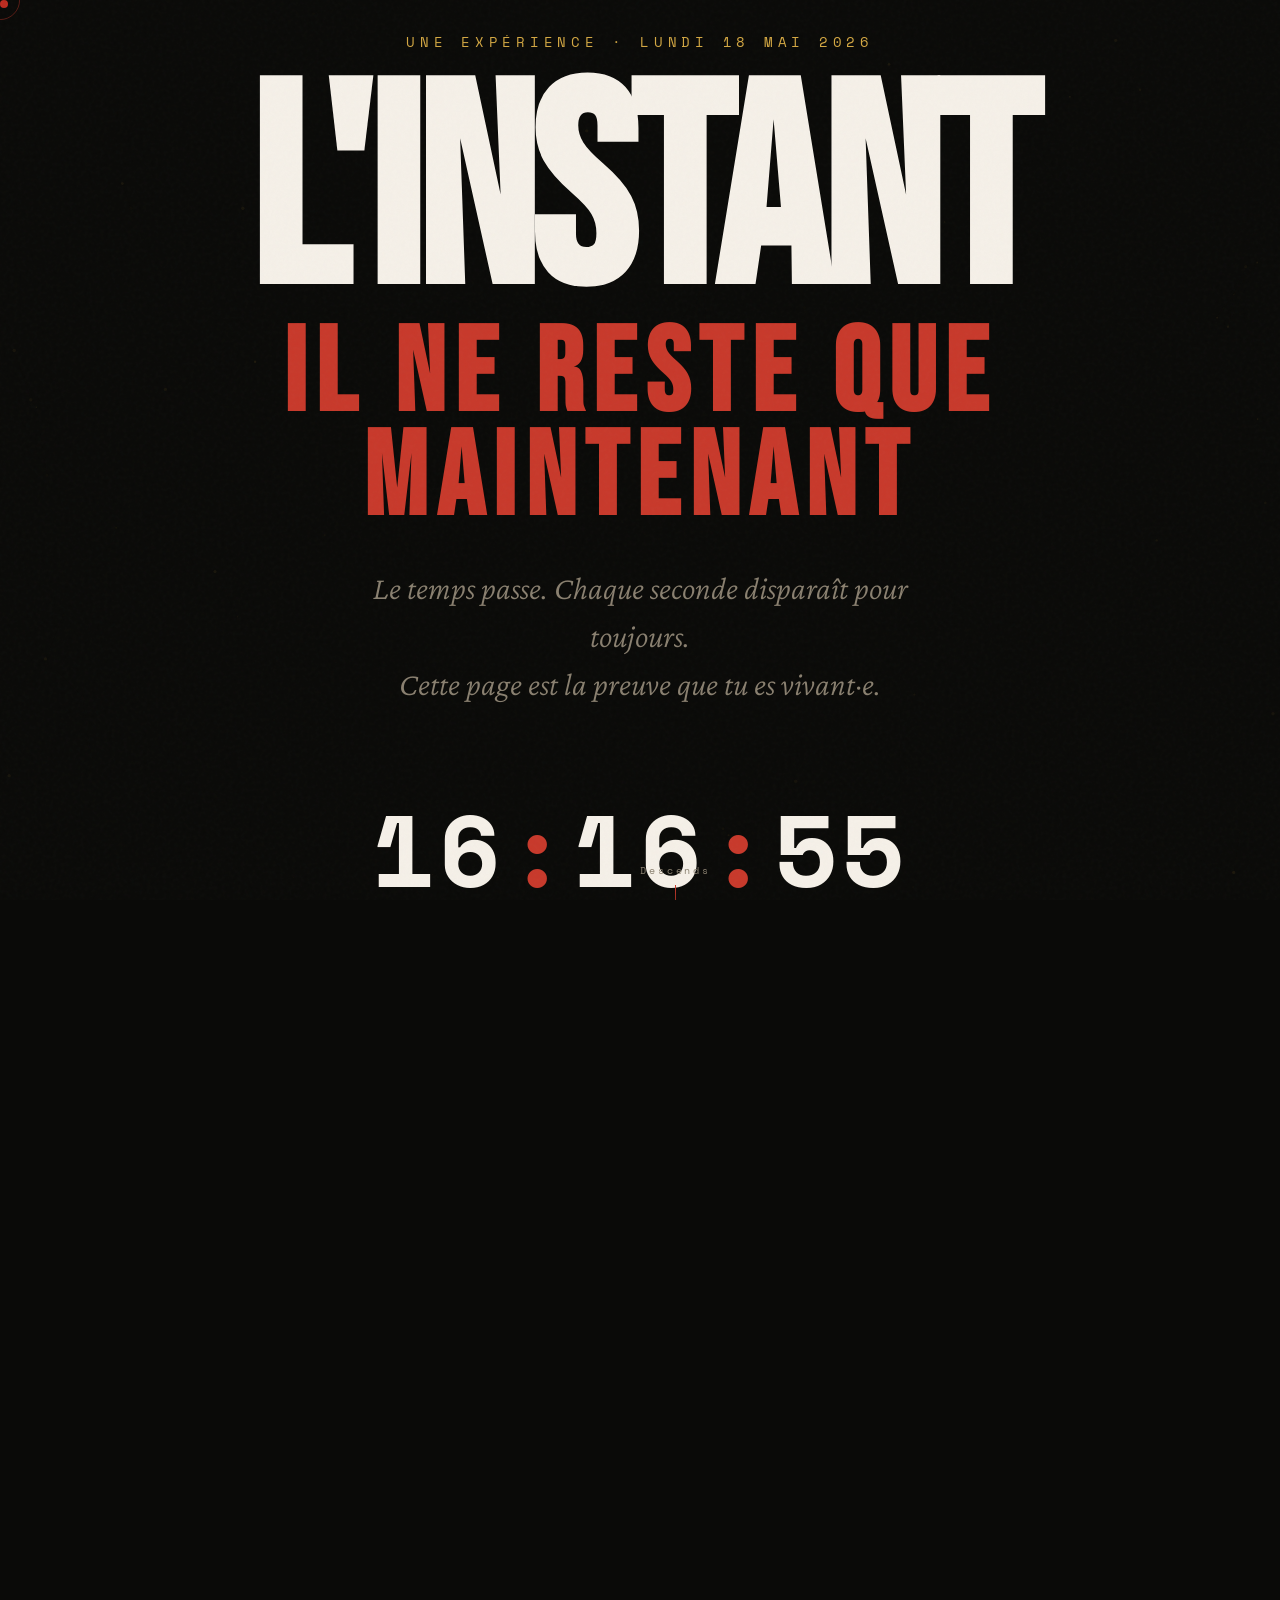
<file: index.html>
<!DOCTYPE html>
<html lang="fr">
<head>
<meta charset="UTF-8">
<meta name="viewport" content="width=device-width, initial-scale=1.0">
<title>L'INSTANT — Il ne reste que maintenant</title>
<meta name="description" content="Une expérience visuelle unique. Chaque seconde compte. Rejoins des milliers de personnes qui vivent l'instant présent.">
<meta property="og:title" content="L'INSTANT — Il ne reste que maintenant">
<meta property="og:description" content="Tu n'as que ce moment. Qu'est-ce que tu vas en faire ?">
<meta property="og:type" content="website">

<link rel="preconnect" href="https://fonts.googleapis.com">
<link href="https://fonts.googleapis.com/css2?family=Bebas+Neue&family=Crimson+Pro:ital,wght@0,300;0,400;1,300&family=Space+Mono:wght@400;700&display=swap" rel="stylesheet">

<style>
  *, *::before, *::after { margin: 0; padding: 0; box-sizing: border-box; }

  :root {
    --ink: #0a0a08;
    --paper: #f5f0e8;
    --red: #c8392b;
    --gold: #d4a843;
    --muted: #8a8070;
  }

  html, body {
    width: 100%; height: 100%;
    background: var(--ink);
    color: var(--paper);
    font-family: 'Crimson Pro', serif;
    overflow-x: hidden;
    cursor: none;
  }

  /* CUSTOM CURSOR */
  .cursor {
    position: fixed; top: 0; left: 0;
    width: 8px; height: 8px;
    background: var(--red);
    border-radius: 50%;
    pointer-events: none;
    z-index: 9999;
    transition: transform 0.1s ease;
    mix-blend-mode: difference;
  }
  .cursor-ring {
    position: fixed; top: 0; left: 0;
    width: 40px; height: 40px;
    border: 1px solid rgba(200,57,43,0.4);
    border-radius: 50%;
    pointer-events: none;
    z-index: 9998;
    transition: all 0.15s ease;
    transform: translate(-16px, -16px);
  }

  /* NOISE OVERLAY */
  body::before {
    content: '';
    position: fixed; inset: 0;
    background-image: url("data:image/svg+xml,%3Csvg viewBox='0 0 256 256' xmlns='http://www.w3.org/2000/svg'%3E%3Cfilter id='noise'%3E%3CfeTurbulence type='fractalNoise' baseFrequency='0.9' numOctaves='4' stitchTiles='stitch'/%3E%3C/filter%3E%3Crect width='100%25' height='100%25' filter='url(%23noise)' opacity='0.04'/%3E%3C/svg%3E");
    pointer-events: none;
    z-index: 100;
    opacity: 0.6;
  }

  /* CANVAS BACKGROUND */
  #bg-canvas {
    position: fixed; inset: 0;
    z-index: 0;
    opacity: 0.15;
  }

  /* MAIN SECTIONS */
  section {
    position: relative;
    z-index: 1;
    min-height: 100vh;
    display: flex;
    align-items: center;
    justify-content: center;
  }

  /* ─── HERO ─── */
  #hero {
    flex-direction: column;
    text-align: center;
    padding: 2rem;
    overflow: hidden;
  }

  .hero-eyebrow {
    font-family: 'Space Mono', monospace;
    font-size: clamp(0.6rem, 1.2vw, 0.85rem);
    letter-spacing: 0.35em;
    color: var(--gold);
    text-transform: uppercase;
    opacity: 0;
    animation: fadeUp 1s ease 0.3s forwards;
    margin-bottom: 1.5rem;
  }

  .hero-title {
    font-family: 'Bebas Neue', sans-serif;
    font-size: clamp(6rem, 22vw, 22rem);
    line-height: 0.88;
    letter-spacing: -0.02em;
    color: var(--paper);
    opacity: 0;
    animation: fadeUp 1s ease 0.5s forwards;
    position: relative;
  }

  .hero-title span {
    display: block;
    color: var(--red);
    font-size: 0.42em;
    letter-spacing: 0.08em;
  }

  .hero-sub {
    font-family: 'Crimson Pro', serif;
    font-style: italic;
    font-weight: 300;
    font-size: clamp(1.2rem, 3vw, 2rem);
    color: var(--muted);
    margin-top: 2rem;
    max-width: 600px;
    line-height: 1.5;
    opacity: 0;
    animation: fadeUp 1s ease 0.8s forwards;
  }

  /* CLOCK */
  #clock-container {
    margin-top: 4rem;
    opacity: 0;
    animation: fadeUp 1s ease 1.1s forwards;
  }

  #clock {
    font-family: 'Space Mono', monospace;
    font-size: clamp(2rem, 8vw, 7rem);
    font-weight: 700;
    color: var(--paper);
    letter-spacing: 0.05em;
    position: relative;
  }

  #clock .colon {
    animation: blink 1s step-end infinite;
    color: var(--red);
  }

  #date-display {
    font-family: 'Space Mono', monospace;
    font-size: clamp(0.65rem, 1.3vw, 0.9rem);
    color: var(--muted);
    letter-spacing: 0.2em;
    margin-top: 0.5rem;
    text-transform: uppercase;
  }

  /* SCROLL CTA */
  .scroll-hint {
    position: absolute;
    bottom: 2.5rem;
    left: 50%;
    transform: translateX(-50%);
    display: flex;
    flex-direction: column;
    align-items: center;
    gap: 0.5rem;
    opacity: 0;
    animation: fadeUp 1s ease 2s forwards;
  }
  .scroll-hint span {
    font-family: 'Space Mono', monospace;
    font-size: 0.6rem;
    letter-spacing: 0.3em;
    color: var(--muted);
  }
  .scroll-arrow {
    width: 1px;
    height: 60px;
    background: linear-gradient(to bottom, var(--red), transparent);
    animation: scrollPulse 2s ease-in-out infinite;
  }

  /* ─── COUNTER ─── */
  #counter-section {
    flex-direction: column;
    text-align: center;
    padding: 4rem 2rem;
    background: var(--paper);
    color: var(--ink);
    position: relative;
    overflow: hidden;
  }

  #counter-section::before {
    content: 'MAINTENANT';
    position: absolute;
    font-family: 'Bebas Neue', sans-serif;
    font-size: 30vw;
    color: rgba(0,0,0,0.04);
    white-space: nowrap;
    top: 50%;
    left: 50%;
    transform: translate(-50%, -50%);
    pointer-events: none;
  }

  .section-label {
    font-family: 'Space Mono', monospace;
    font-size: 0.7rem;
    letter-spacing: 0.35em;
    text-transform: uppercase;
    color: var(--red);
    margin-bottom: 3rem;
  }

  .counter-grid {
    display: grid;
    grid-template-columns: repeat(auto-fit, minmax(200px, 1fr));
    gap: 3rem 5rem;
    max-width: 900px;
    margin: 0 auto 3rem;
  }

  .counter-item {
    display: flex;
    flex-direction: column;
    align-items: center;
    gap: 0.3rem;
  }

  .counter-num {
    font-family: 'Bebas Neue', sans-serif;
    font-size: clamp(3.5rem, 8vw, 6rem);
    line-height: 1;
    color: var(--ink);
    letter-spacing: -0.02em;
  }

  .counter-label {
    font-family: 'Crimson Pro', serif;
    font-style: italic;
    font-size: 1rem;
    color: var(--muted);
    letter-spacing: 0.05em;
  }

  /* PROGRESS BARS */
  .year-progress {
    max-width: 700px;
    margin: 0 auto;
    width: 100%;
  }

  .progress-label {
    display: flex;
    justify-content: space-between;
    align-items: baseline;
    margin-bottom: 0.7rem;
  }

  .progress-label span:first-child {
    font-family: 'Space Mono', monospace;
    font-size: 0.7rem;
    letter-spacing: 0.2em;
    color: var(--muted);
    text-transform: uppercase;
  }

  .progress-label span:last-child {
    font-family: 'Bebas Neue', sans-serif;
    font-size: 1.8rem;
    color: var(--red);
  }

  .progress-track {
    height: 3px;
    background: rgba(0,0,0,0.1);
    border-radius: 2px;
    overflow: hidden;
    margin-bottom: 2rem;
  }

  .progress-fill {
    height: 100%;
    background: var(--red);
    border-radius: 2px;
    transition: width 1.5s cubic-bezier(0.25, 1, 0.5, 1);
    width: 0;
  }

  /* ─── MANIFESTO ─── */
  #manifesto {
    flex-direction: column;
    padding: 8rem 2rem;
    max-width: 900px;
    margin: 0 auto;
  }

  .manifesto-lines {
    display: flex;
    flex-direction: column;
    gap: 0;
  }

  .manifesto-line {
    font-family: 'Bebas Neue', sans-serif;
    font-size: clamp(3rem, 9vw, 8rem);
    line-height: 0.95;
    letter-spacing: -0.01em;
    color: var(--paper);
    opacity: 0;
    transform: translateX(-30px);
    transition: all 0.8s cubic-bezier(0.25, 1, 0.5, 1);
    position: relative;
  }

  .manifesto-line.alt {
    color: transparent;
    -webkit-text-stroke: 1px var(--paper);
    text-align: right;
    transform: translateX(30px);
  }

  .manifesto-line.red { color: var(--red); -webkit-text-stroke: none; }

  .manifesto-line.visible {
    opacity: 1;
    transform: translateX(0);
  }

  /* ─── SHARE ─── */
  #share-section {
    flex-direction: column;
    text-align: center;
    padding: 6rem 2rem 8rem;
    gap: 3rem;
  }

  .share-title {
    font-family: 'Bebas Neue', sans-serif;
    font-size: clamp(2.5rem, 8vw, 6rem);
    line-height: 1;
    letter-spacing: 0.02em;
  }

  .share-sub {
    font-family: 'Crimson Pro', serif;
    font-style: italic;
    font-size: 1.3rem;
    color: var(--muted);
    max-width: 500px;
  }

  .share-buttons {
    display: flex;
    gap: 1rem;
    flex-wrap: wrap;
    justify-content: center;
  }

  .btn {
    font-family: 'Space Mono', monospace;
    font-size: 0.7rem;
    letter-spacing: 0.2em;
    text-transform: uppercase;
    padding: 1rem 2.5rem;
    border: none;
    cursor: none;
    transition: all 0.2s ease;
    text-decoration: none;
    display: inline-block;
  }

  .btn-primary {
    background: var(--red);
    color: var(--paper);
  }

  .btn-primary:hover {
    background: #a82d20;
    transform: translateY(-2px);
  }

  .btn-outline {
    background: transparent;
    color: var(--paper);
    border: 1px solid rgba(245,240,232,0.3);
  }

  .btn-outline:hover {
    border-color: var(--paper);
    transform: translateY(-2px);
  }

  /* VISITOR COUNT */
  #live-count {
    font-family: 'Space Mono', monospace;
    font-size: 0.7rem;
    letter-spacing: 0.2em;
    color: var(--muted);
    display: flex;
    align-items: center;
    gap: 0.6rem;
  }

  .live-dot {
    width: 6px; height: 6px;
    background: #4caf50;
    border-radius: 50%;
    animation: livePulse 2s ease infinite;
  }

  /* ─── FOOTER ─── */
  footer {
    position: relative;
    z-index: 1;
    padding: 2rem;
    text-align: center;
    border-top: 1px solid rgba(245,240,232,0.08);
  }

  footer p {
    font-family: 'Space Mono', monospace;
    font-size: 0.6rem;
    letter-spacing: 0.25em;
    color: var(--muted);
  }

  /* HORIZONTAL MARQUEE */
  .marquee-wrap {
    overflow: hidden;
    border-top: 1px solid rgba(245,240,232,0.1);
    border-bottom: 1px solid rgba(245,240,232,0.1);
    padding: 0.8rem 0;
    position: relative;
    z-index: 1;
  }

  .marquee-track {
    display: flex;
    width: max-content;
    animation: marquee 25s linear infinite;
    gap: 0;
  }

  .marquee-item {
    font-family: 'Bebas Neue', sans-serif;
    font-size: 1.1rem;
    letter-spacing: 0.15em;
    color: var(--muted);
    padding: 0 3rem;
    white-space: nowrap;
  }

  .marquee-item.red { color: var(--red); }

  /* ─── KEYFRAMES ─── */
  @keyframes fadeUp {
    from { opacity: 0; transform: translateY(30px); }
    to   { opacity: 1; transform: translateY(0); }
  }

  @keyframes blink {
    0%, 100% { opacity: 1; }
    50% { opacity: 0; }
  }

  @keyframes scrollPulse {
    0%, 100% { transform: scaleY(1); opacity: 1; }
    50% { transform: scaleY(0.5); opacity: 0.4; }
  }

  @keyframes marquee {
    from { transform: translateX(0); }
    to { transform: translateX(-50%); }
  }

  @keyframes livePulse {
    0%, 100% { box-shadow: 0 0 0 0 rgba(76,175,80,0.6); }
    50% { box-shadow: 0 0 0 6px rgba(76,175,80,0); }
  }

  /* SELECTION */
  ::selection { background: var(--red); color: var(--paper); }

  /* RESPONSIVE */
  @media (max-width: 600px) {
    .counter-grid { grid-template-columns: 1fr 1fr; gap: 2rem; }
  }
</style>
</head>
<body>

<div class="cursor" id="cursor"></div>
<div class="cursor-ring" id="cursor-ring"></div>

<canvas id="bg-canvas"></canvas>

<!-- ═══ HERO ═══ -->
<section id="hero">
  <p class="hero-eyebrow">Une expérience · Lundi 18 mai 2026</p>

  <h1 class="hero-title">
    L'INSTANT
    <span>Il ne reste que maintenant</span>
  </h1>

  <p class="hero-sub">
    Le temps passe. Chaque seconde disparaît pour toujours.<br>
    Cette page est la preuve que tu es vivant·e.
  </p>

  <div id="clock-container">
    <div id="clock">
      <span id="h">00</span><span class="colon">:</span><span id="m">00</span><span class="colon">:</span><span id="s">00</span>
    </div>
    <div id="date-display"></div>
  </div>

  <div class="scroll-hint">
    <span>Descends</span>
    <div class="scroll-arrow"></div>
  </div>
</section>

<!-- MARQUEE -->
<div class="marquee-wrap">
  <div class="marquee-track" id="marquee-track"></div>
</div>

<!-- ═══ COUNTER ═══ -->
<section id="counter-section">
  <p class="section-label">Depuis minuit aujourd'hui</p>

  <div class="counter-grid">
    <div class="counter-item">
      <div class="counter-num" id="cnt-seconds">0</div>
      <div class="counter-label">secondes écoulées</div>
    </div>
    <div class="counter-item">
      <div class="counter-num" id="cnt-breaths">0</div>
      <div class="counter-label">respirations prises</div>
    </div>
    <div class="counter-item">
      <div class="counter-num" id="cnt-heartbeats">0</div>
      <div class="counter-label">battements de cœur</div>
    </div>
    <div class="counter-item">
      <div class="counter-num" id="cnt-blinks">0</div>
      <div class="counter-label">clignements d'yeux</div>
    </div>
  </div>

  <div class="year-progress">
    <div class="progress-label">
      <span>Année 2026 écoulée</span>
      <span id="year-pct">0%</span>
    </div>
    <div class="progress-track">
      <div class="progress-fill" id="year-bar"></div>
    </div>

    <div class="progress-label">
      <span>Journée écoulée</span>
      <span id="day-pct">0%</span>
    </div>
    <div class="progress-track">
      <div class="progress-fill" id="day-bar"></div>
    </div>
  </div>
</section>

<!-- ═══ MANIFESTO ═══ -->
<section id="manifesto">
  <div class="manifesto-lines">
    <div class="manifesto-line">TU ES LÀ.</div>
    <div class="manifesto-line alt">MAINTENANT.</div>
    <div class="manifesto-line">PAS HIER.</div>
    <div class="manifesto-line alt">PAS DEMAIN.</div>
    <div class="manifesto-line red">ICI.</div>
    <div class="manifesto-line">RESPIRE.</div>
  </div>
</section>

<!-- ═══ SHARE ═══ -->
<section id="share-section">
  <p class="section-label">Partage l'instant</p>
  <h2 class="share-title">Envoie ça<br>à quelqu'un.</h2>
  <p class="hero-sub" style="opacity:1">
    Pas pour impressionner. Juste pour dire :<br>
    <em>hey, tu existes, c'est déjà fou.</em>
  </p>

  <div class="share-buttons">
    <a class="btn btn-primary" href="https://twitter.com/intent/tweet?text=Je+viens+de+trouver+ce+site+sur+le+temps+qui+passe+🕐+Fascinant+%F0%9F%94%A5&url=https://linstant.now" target="_blank" rel="noopener">
      Partager sur X
    </a>
    <a class="btn btn-outline" href="https://wa.me/?text=Regarde+ce+site+sur+l'instant+présent+→+https://linstant.now" target="_blank" rel="noopener">
      Envoyer sur WhatsApp
    </a>
    <button class="btn btn-outline" id="copy-btn" onclick="copyLink()">
      Copier le lien
    </button>
  </div>

  <div id="live-count">
    <div class="live-dot"></div>
    <span id="visitor-text">1 247 personnes vivent cet instant</span>
  </div>
</section>

<!-- FOOTER MARQUEE -->
<div class="marquee-wrap">
  <div class="marquee-track" id="marquee-track-2" style="animation-direction:reverse;"></div>
</div>

<footer>
  <p>L'INSTANT · Chaque milliseconde est unique · 2026</p>
</footer>

<script>
  // ─── CURSOR ───
  const cursor = document.getElementById('cursor');
  const ring   = document.getElementById('cursor-ring');
  let mx = 0, my = 0, rx = 0, ry = 0;

  document.addEventListener('mousemove', e => {
    mx = e.clientX; my = e.clientY;
    cursor.style.transform = `translate(${mx - 4}px, ${my - 4}px)`;
  });

  (function animRing() {
    rx += (mx - rx - 20) * 0.12;
    ry += (my - ry - 20) * 0.12;
    ring.style.transform = `translate(${rx}px, ${ry}px)`;
    requestAnimationFrame(animRing);
  })();

  document.querySelectorAll('a, button, .btn').forEach(el => {
    el.addEventListener('mouseenter', () => { cursor.style.transform += ' scale(2)'; ring.style.transform += ' scale(1.5)'; });
    el.addEventListener('mouseleave', () => {});
  });

  // ─── BACKGROUND CANVAS ───
  const canvas = document.getElementById('bg-canvas');
  const ctx = canvas.getContext('2d');
  let W, H;

  function resize() {
    W = canvas.width  = window.innerWidth;
    H = canvas.height = window.innerHeight;
  }
  resize();
  window.addEventListener('resize', resize);

  const particles = Array.from({length: 80}, () => ({
    x: Math.random() * window.innerWidth,
    y: Math.random() * window.innerHeight,
    r: Math.random() * 1.5 + 0.3,
    vx: (Math.random() - 0.5) * 0.3,
    vy: (Math.random() - 0.5) * 0.3,
    a: Math.random()
  }));

  function drawBg() {
    ctx.clearRect(0, 0, W, H);
    particles.forEach(p => {
      p.x = (p.x + p.vx + W) % W;
      p.y = (p.y + p.vy + H) % H;
      ctx.beginPath();
      ctx.arc(p.x, p.y, p.r, 0, Math.PI * 2);
      ctx.fillStyle = `rgba(212,168,67,${p.a * 0.6})`;
      ctx.fill();
    });

    // Connexions
    for (let i = 0; i < particles.length; i++) {
      for (let j = i+1; j < particles.length; j++) {
        const dx = particles[i].x - particles[j].x;
        const dy = particles[i].y - particles[j].y;
        const d = Math.sqrt(dx*dx + dy*dy);
        if (d < 120) {
          ctx.beginPath();
          ctx.moveTo(particles[i].x, particles[i].y);
          ctx.lineTo(particles[j].x, particles[j].y);
          ctx.strokeStyle = `rgba(212,168,67,${(1 - d/120) * 0.15})`;
          ctx.lineWidth = 0.5;
          ctx.stroke();
        }
      }
    }
    requestAnimationFrame(drawBg);
  }
  drawBg();

  // ─── CLOCK ───
  const days = ['Dimanche','Lundi','Mardi','Mercredi','Jeudi','Vendredi','Samedi'];
  const months = ['janvier','février','mars','avril','mai','juin','juillet','août','septembre','octobre','novembre','décembre'];

  function updateClock() {
    const now = new Date();
    document.getElementById('h').textContent = String(now.getHours()).padStart(2,'0');
    document.getElementById('m').textContent = String(now.getMinutes()).padStart(2,'0');
    document.getElementById('s').textContent = String(now.getSeconds()).padStart(2,'0');
    document.getElementById('date-display').textContent =
      `${days[now.getDay()]} ${now.getDate()} ${months[now.getMonth()]} ${now.getFullYear()}`;
  }
  updateClock();
  setInterval(updateClock, 1000);

  // ─── COUNTERS ───
  function getSecondsSinceMidnight() {
    const now = new Date();
    return now.getHours() * 3600 + now.getMinutes() * 60 + now.getSeconds();
  }

  function formatNum(n) {
    return n.toLocaleString('fr-FR');
  }

  function updateCounters() {
    const s = getSecondsSinceMidnight();
    document.getElementById('cnt-seconds').textContent    = formatNum(s);
    document.getElementById('cnt-breaths').textContent    = formatNum(Math.floor(s / 4));
    document.getElementById('cnt-heartbeats').textContent = formatNum(Math.floor(s * 1.17));
    document.getElementById('cnt-blinks').textContent     = formatNum(Math.floor(s * 0.28));

    // Year progress
    const now   = new Date();
    const start = new Date(now.getFullYear(), 0, 1);
    const end   = new Date(now.getFullYear() + 1, 0, 1);
    const yPct  = ((now - start) / (end - start) * 100).toFixed(3);
    document.getElementById('year-pct').textContent = yPct + '%';
    document.getElementById('year-bar').style.width = yPct + '%';

    const dayStart = new Date(now); dayStart.setHours(0,0,0,0);
    const dPct = ((now - dayStart) / 86400000 * 100).toFixed(3);
    document.getElementById('day-pct').textContent = dPct + '%';
    document.getElementById('day-bar').style.width = dPct + '%';
  }

  updateCounters();
  setInterval(updateCounters, 1000);

  // ─── LIVE VISITOR SIMULATION ───
  let visitors = 1247;
  function updateVisitors() {
    visitors += Math.floor(Math.random() * 5) - 1;
    if (visitors < 800) visitors = 800;
    document.getElementById('visitor-text').textContent =
      formatNum(visitors) + ' personnes vivent cet instant';
  }
  setInterval(updateVisitors, 4000);

  // ─── MANIFESTO SCROLL ───
  const observer = new IntersectionObserver(entries => {
    entries.forEach(e => {
      if (e.isIntersecting) e.target.classList.add('visible');
    });
  }, { threshold: 0.15 });

  document.querySelectorAll('.manifesto-line').forEach((el, i) => {
    el.style.transitionDelay = (i * 0.12) + 's';
    observer.observe(el);
  });

  // ─── MARQUEE ───
  const words = ['MAINTENANT','·','VIS','·','RESPIRE','·','PRÉSENT','·','CE MOMENT','·','MAINTENANT','·','VIS','·','RESPIRE','·','PRÉSENT','·','CE MOMENT','·'];
  function buildMarquee(id, color) {
    const track = document.getElementById(id);
    const items = [...words, ...words].map((w, i) => {
      const span = document.createElement('span');
      span.className = 'marquee-item' + (i % 5 === 0 ? ' red' : '');
      span.textContent = w;
      return span;
    });
    items.forEach(s => track.appendChild(s));
  }
  buildMarquee('marquee-track', false);
  buildMarquee('marquee-track-2', true);

  // ─── COPY LINK ───
  function copyLink() {
    navigator.clipboard.writeText(window.location.href).then(() => {
      const btn = document.getElementById('copy-btn');
      btn.textContent = 'Copié ✓';
      setTimeout(() => btn.textContent = 'Copier le lien', 2000);
    });
  }

  // ─── PROGRESS BAR ANIMATE ON VIEW ───
  const barObserver = new IntersectionObserver(entries => {
    entries.forEach(e => {
      if (e.isIntersecting) {
        updateCounters();
      }
    });
  }, { threshold: 0.3 });
  barObserver.observe(document.getElementById('counter-section'));
</script>
</body>
</html>
</file>
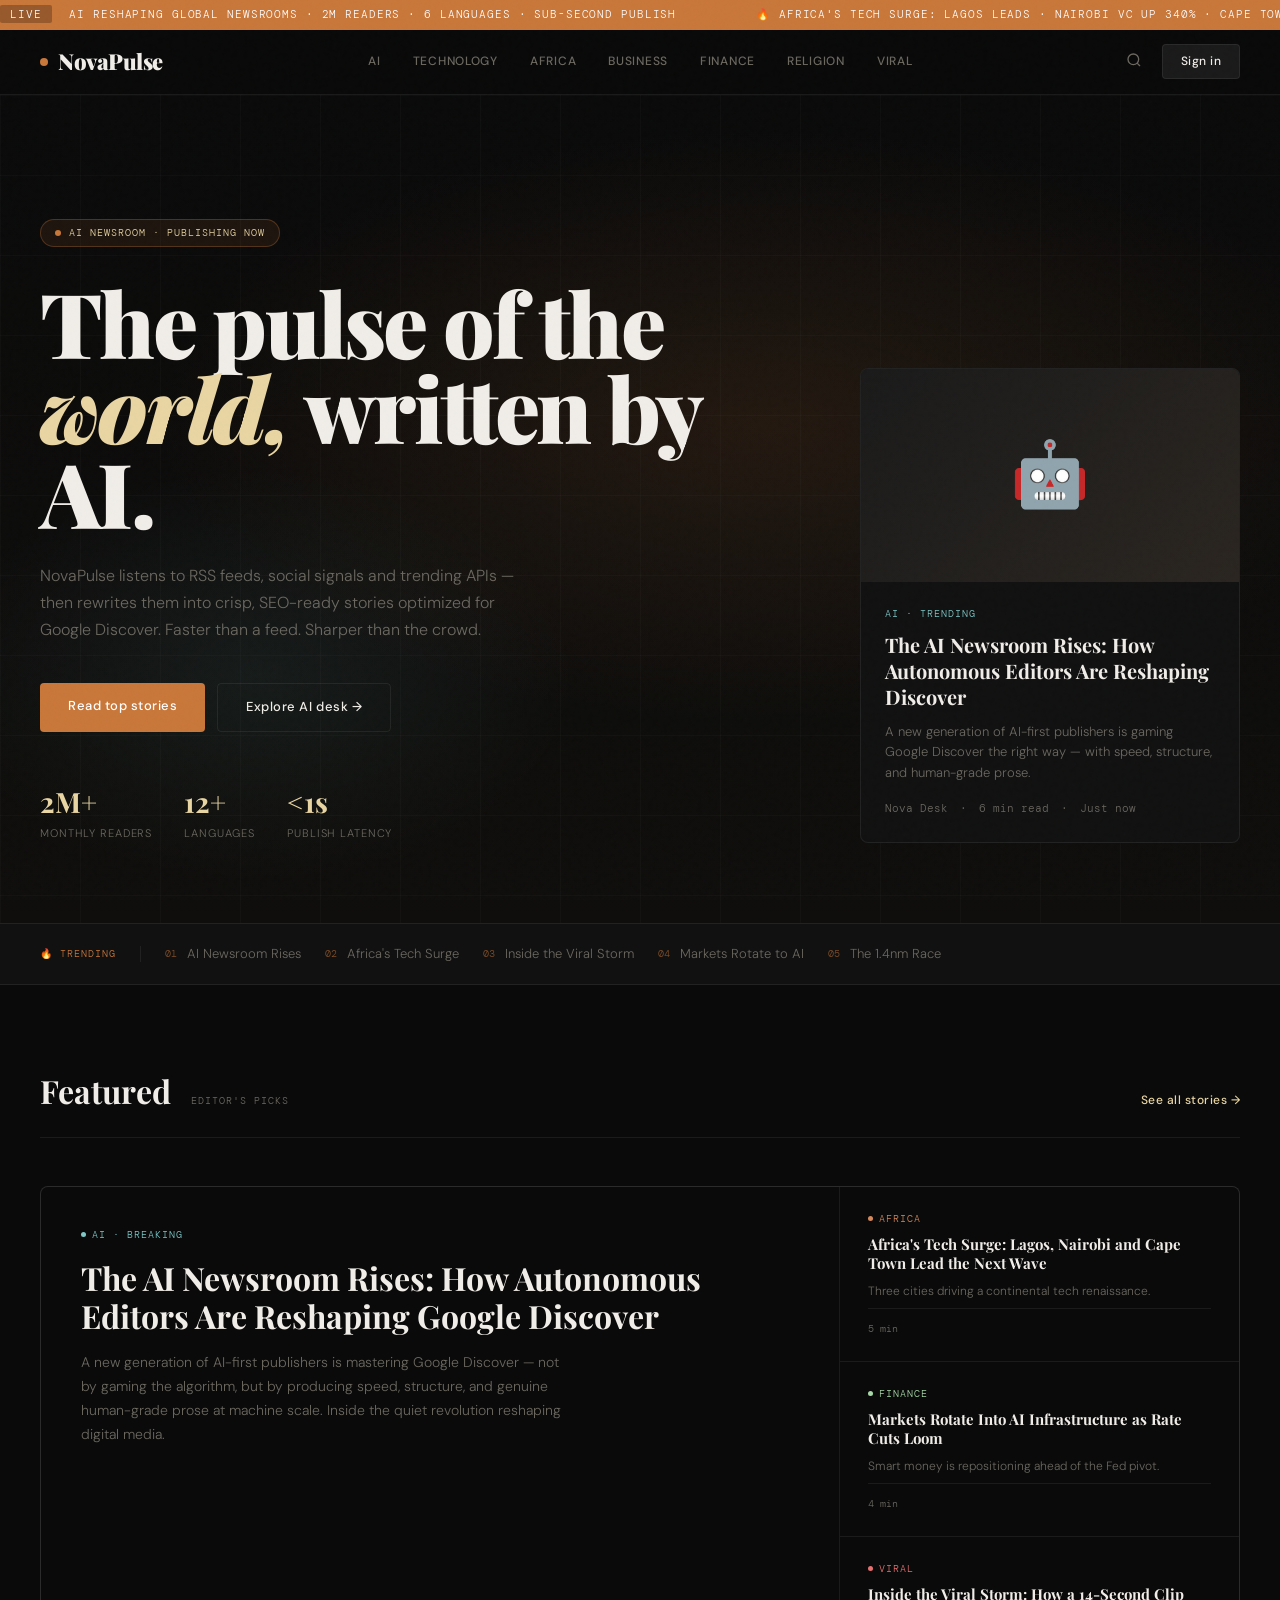
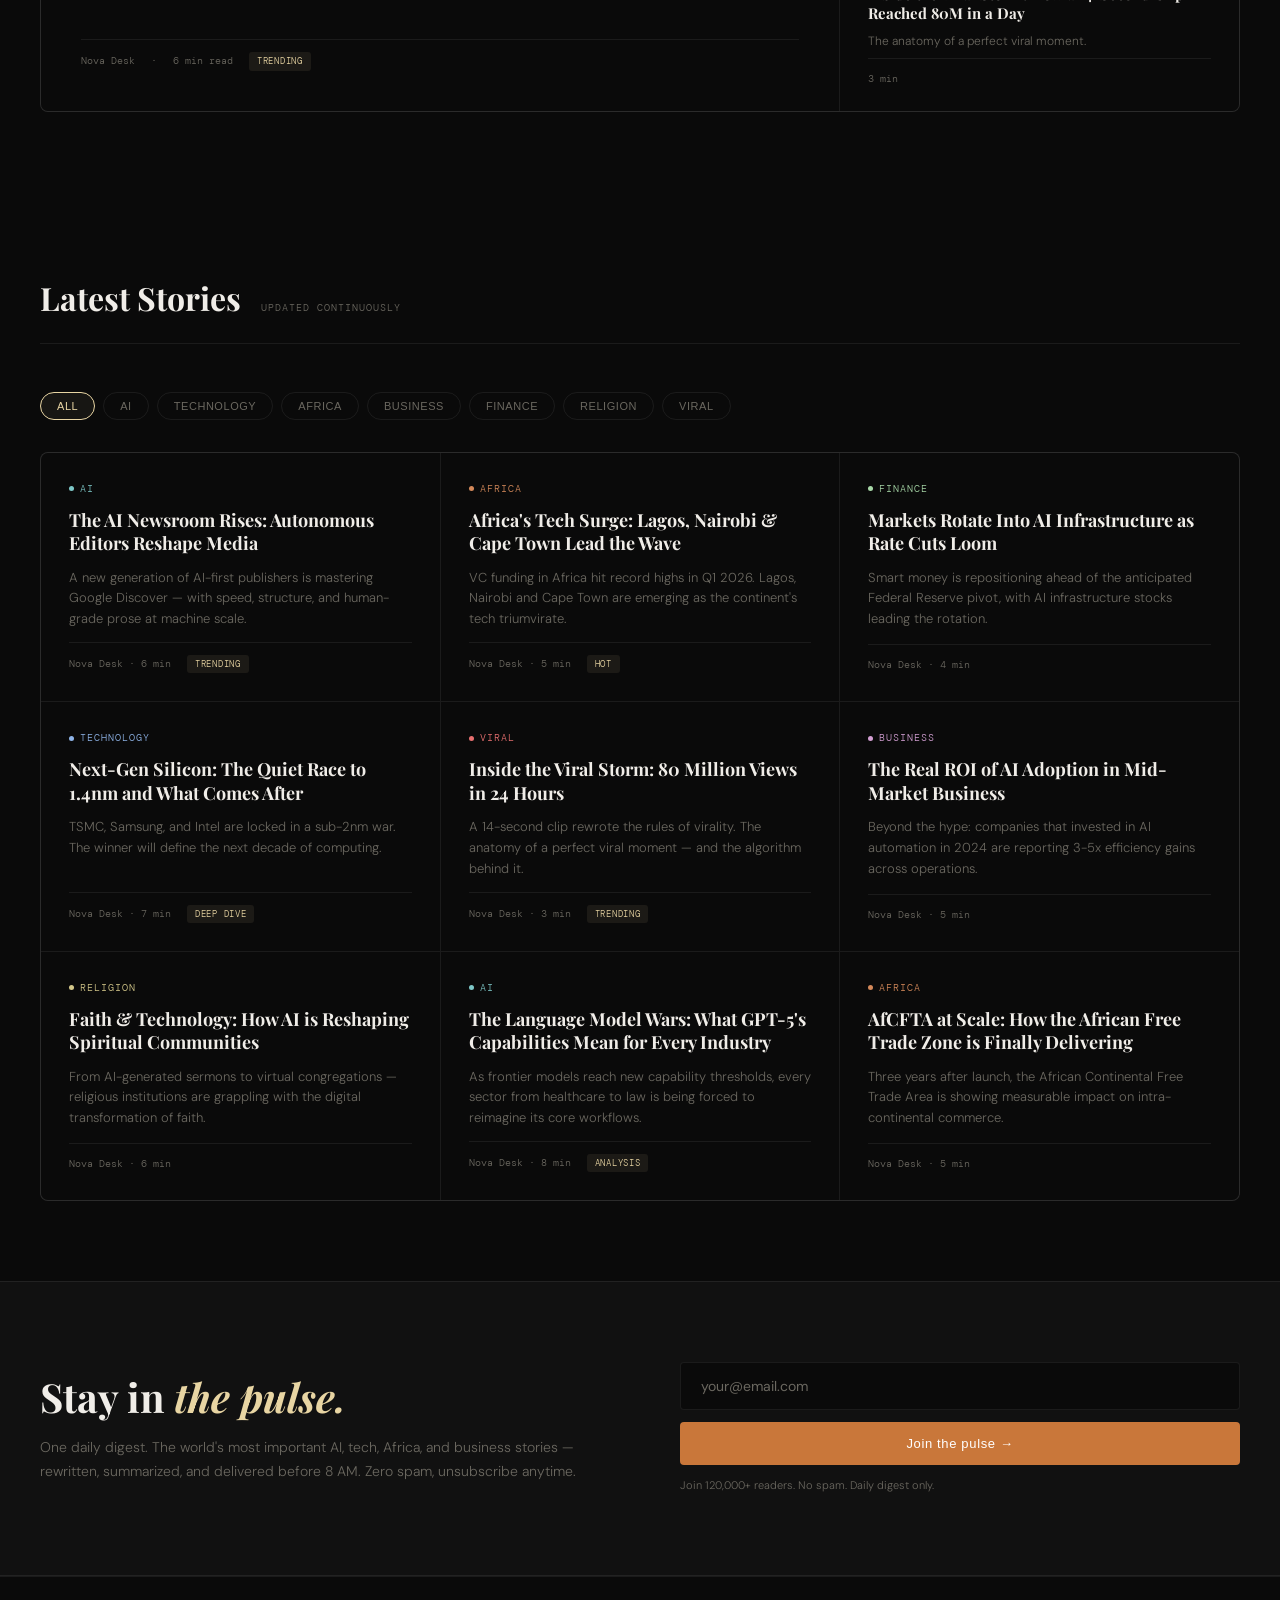
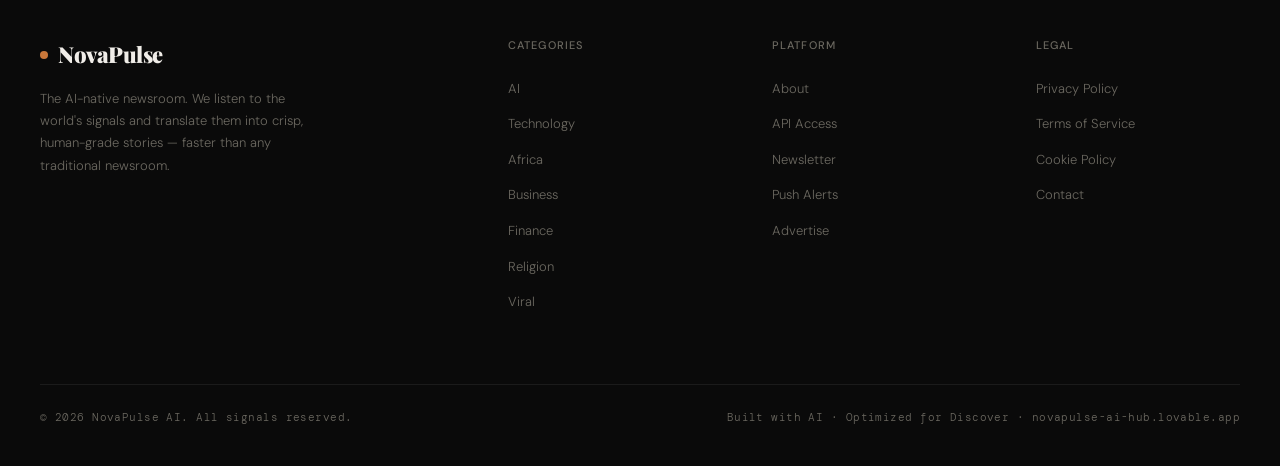
<file: novapulse-ai.html>
<!DOCTYPE html>
<html lang="en">
<head>
  <meta charset="UTF-8" />
  <meta name="viewport" content="width=device-width, initial-scale=1.0"/>
  <title>NovaPulse AI — The AI-native newsroom</title>
  <meta name="description" content="NovaPulse AI aggregates, rewrites and publishes trending stories across AI, Tech, Africa, Finance, Business and Viral news."/>
  <link rel="preconnect" href="https://fonts.googleapis.com"/>
  <link href="https://fonts.googleapis.com/css2?family=Playfair+Display:ital,wght@0,700;0,900;1,700&family=DM+Sans:wght@300;400;500&family=DM+Mono:wght@400;500&display=swap" rel="stylesheet"/>
  <style>
    :root {
      --bg: #0a0a0a;
      --surface: #111111;
      --surface2: #1a1a1a;
      --border: rgba(255,255,255,0.07);
      --text: #f0ede8;
      --muted: #6b6860;
      --accent: #e8d5a3;
      --accent2: #c9773a;
      --ai: #7ec8c8;
      --africa: #d4895a;
      --tech: #8fb4e8;
      --finance: #a8d8a8;
      --business: #d4a0d4;
      --viral: #e87070;
      --religion: #d4c88a;
    }

    *, *::before, *::after { margin: 0; padding: 0; box-sizing: border-box; }

    html { scroll-behavior: smooth; }

    body {
      background: var(--bg);
      color: var(--text);
      font-family: 'DM Sans', sans-serif;
      font-weight: 300;
      line-height: 1.6;
      overflow-x: hidden;
    }

    /* ── NOISE OVERLAY ── */
    body::before {
      content: '';
      position: fixed;
      inset: 0;
      background-image: url("data:image/svg+xml,%3Csvg viewBox='0 0 200 200' xmlns='http://www.w3.org/2000/svg'%3E%3Cfilter id='n'%3E%3CfeTurbulence type='fractalNoise' baseFrequency='0.9' numOctaves='4' stitchTiles='stitch'/%3E%3C/filter%3E%3Crect width='100%25' height='100%25' filter='url(%23n)' opacity='0.04'/%3E%3C/svg%3E");
      pointer-events: none;
      z-index: 9999;
      opacity: 0.4;
    }

    /* ── TICKER ── */
    .ticker {
      background: var(--accent2);
      color: #fff;
      padding: 6px 0;
      overflow: hidden;
      position: relative;
    }
    .ticker-inner {
      display: flex;
      gap: 80px;
      animation: ticker 30s linear infinite;
      white-space: nowrap;
      font-family: 'DM Mono', monospace;
      font-size: 11px;
      letter-spacing: 0.08em;
      text-transform: uppercase;
    }
    @keyframes ticker { from { transform: translateX(0); } to { transform: translateX(-50%); } }
    .ticker-label {
      background: rgba(0,0,0,0.25);
      padding: 2px 10px;
      border-radius: 2px;
      margin-right: 10px;
    }

    /* ── HEADER ── */
    header {
      border-bottom: 1px solid var(--border);
      position: sticky;
      top: 0;
      z-index: 100;
      background: rgba(10,10,10,0.92);
      backdrop-filter: blur(20px);
    }
    .header-inner {
      max-width: 1400px;
      margin: 0 auto;
      padding: 0 40px;
      display: grid;
      grid-template-columns: auto 1fr auto;
      align-items: center;
      gap: 40px;
      height: 64px;
    }
    .logo {
      font-family: 'Playfair Display', serif;
      font-weight: 900;
      font-size: 22px;
      letter-spacing: -0.02em;
      color: var(--text);
      text-decoration: none;
      display: flex;
      align-items: center;
      gap: 10px;
    }
    .logo-dot {
      width: 8px; height: 8px;
      background: var(--accent2);
      border-radius: 50%;
      animation: pulse-dot 2s ease-in-out infinite;
    }
    @keyframes pulse-dot {
      0%, 100% { box-shadow: 0 0 0 0 rgba(200,119,58,0.6); }
      50% { box-shadow: 0 0 0 6px rgba(200,119,58,0); }
    }
    nav {
      display: flex;
      gap: 4px;
      justify-content: center;
    }
    nav a {
      color: var(--muted);
      text-decoration: none;
      font-size: 12px;
      font-weight: 500;
      letter-spacing: 0.06em;
      text-transform: uppercase;
      padding: 6px 14px;
      border-radius: 4px;
      transition: all 0.2s;
    }
    nav a:hover { color: var(--text); background: var(--surface2); }
    .header-actions { display: flex; gap: 12px; align-items: center; }
    .btn-search {
      background: none; border: none; color: var(--muted);
      cursor: pointer; padding: 8px; border-radius: 4px;
      transition: color 0.2s;
    }
    .btn-search:hover { color: var(--text); }
    .btn-signin {
      background: var(--surface2);
      border: 1px solid var(--border);
      color: var(--text);
      padding: 7px 18px;
      border-radius: 4px;
      font-size: 12px;
      font-weight: 500;
      letter-spacing: 0.04em;
      cursor: pointer;
      transition: all 0.2s;
      text-decoration: none;
    }
    .btn-signin:hover { border-color: var(--accent); color: var(--accent); }

    /* ── HERO ── */
    .hero {
      position: relative;
      min-height: 92vh;
      display: flex;
      align-items: flex-end;
      overflow: hidden;
    }
    .hero-bg {
      position: absolute;
      inset: 0;
      background:
        radial-gradient(ellipse 80% 60% at 60% 40%, rgba(200,119,58,0.12) 0%, transparent 60%),
        radial-gradient(ellipse 50% 50% at 20% 70%, rgba(126,200,200,0.08) 0%, transparent 50%),
        linear-gradient(180deg, #0a0a0a 0%, #0f0e0c 100%);
    }
    .hero-grid {
      position: absolute;
      inset: 0;
      background-image:
        linear-gradient(rgba(255,255,255,0.02) 1px, transparent 1px),
        linear-gradient(90deg, rgba(255,255,255,0.02) 1px, transparent 1px);
      background-size: 80px 80px;
    }
    .hero-content {
      position: relative;
      max-width: 1400px;
      margin: 0 auto;
      padding: 120px 40px 80px;
      width: 100%;
      display: grid;
      grid-template-columns: 1fr 380px;
      gap: 80px;
      align-items: end;
    }
    .hero-left {}
    .hero-badge {
      display: inline-flex;
      align-items: center;
      gap: 8px;
      background: rgba(200,119,58,0.1);
      border: 1px solid rgba(200,119,58,0.3);
      padding: 5px 14px;
      border-radius: 100px;
      font-family: 'DM Mono', monospace;
      font-size: 10px;
      letter-spacing: 0.1em;
      text-transform: uppercase;
      color: var(--accent);
      margin-bottom: 32px;
    }
    .live-dot {
      width: 6px; height: 6px;
      background: var(--accent2);
      border-radius: 50%;
      animation: blink 1.2s ease-in-out infinite;
    }
    @keyframes blink { 0%,100%{opacity:1} 50%{opacity:0.2} }
    .hero h1 {
      font-family: 'Playfair Display', serif;
      font-size: clamp(48px, 7vw, 96px);
      font-weight: 900;
      line-height: 0.95;
      letter-spacing: -0.03em;
      margin-bottom: 28px;
    }
    .hero h1 em {
      font-style: italic;
      color: var(--accent);
    }
    .hero-sub {
      font-size: 16px;
      color: var(--muted);
      max-width: 500px;
      line-height: 1.7;
      margin-bottom: 40px;
    }
    .hero-ctas {
      display: flex;
      gap: 12px;
      flex-wrap: wrap;
    }
    .btn-primary {
      background: var(--accent2);
      color: #fff;
      padding: 13px 28px;
      border-radius: 4px;
      font-size: 13px;
      font-weight: 500;
      letter-spacing: 0.04em;
      text-decoration: none;
      transition: all 0.2s;
      border: none;
      cursor: pointer;
    }
    .btn-primary:hover { background: #b8673a; transform: translateY(-1px); }
    .btn-ghost {
      background: transparent;
      color: var(--text);
      padding: 13px 28px;
      border-radius: 4px;
      font-size: 13px;
      font-weight: 500;
      letter-spacing: 0.04em;
      text-decoration: none;
      border: 1px solid var(--border);
      transition: all 0.2s;
    }
    .btn-ghost:hover { border-color: var(--accent); color: var(--accent); }
    .hero-stats {
      display: flex;
      gap: 32px;
      margin-top: 48px;
    }
    .stat-item {}
    .stat-num {
      font-family: 'Playfair Display', serif;
      font-size: 28px;
      font-weight: 700;
      color: var(--accent);
    }
    .stat-label {
      font-size: 11px;
      color: var(--muted);
      text-transform: uppercase;
      letter-spacing: 0.08em;
    }

    /* Hero right — featured article */
    .hero-featured {
      background: var(--surface);
      border: 1px solid var(--border);
      border-radius: 8px;
      overflow: hidden;
      transition: border-color 0.3s;
    }
    .hero-featured:hover { border-color: rgba(255,255,255,0.15); }
    .hero-feat-img {
      width: 100%;
      aspect-ratio: 16/9;
      object-fit: cover;
      background: linear-gradient(135deg, #1a1a1a, #2a2520);
      display: flex;
      align-items: center;
      justify-content: center;
      font-size: 64px;
    }
    .hero-feat-body { padding: 24px; }
    .feat-cat {
      font-family: 'DM Mono', monospace;
      font-size: 10px;
      letter-spacing: 0.1em;
      text-transform: uppercase;
      color: var(--ai);
      margin-bottom: 10px;
    }
    .hero-feat-body h3 {
      font-family: 'Playfair Display', serif;
      font-size: 20px;
      font-weight: 700;
      line-height: 1.3;
      margin-bottom: 12px;
    }
    .hero-feat-body p {
      font-size: 13px;
      color: var(--muted);
      line-height: 1.6;
      margin-bottom: 16px;
    }
    .feat-meta {
      display: flex;
      align-items: center;
      gap: 12px;
      font-size: 11px;
      color: var(--muted);
      font-family: 'DM Mono', monospace;
    }
    .feat-meta span { display: flex; align-items: center; gap: 4px; }

    /* ── SECTION LAYOUT ── */
    .section {
      max-width: 1400px;
      margin: 0 auto;
      padding: 80px 40px;
    }
    .section-header {
      display: flex;
      align-items: baseline;
      gap: 20px;
      margin-bottom: 48px;
      border-bottom: 1px solid var(--border);
      padding-bottom: 20px;
    }
    .section-title {
      font-family: 'Playfair Display', serif;
      font-size: 32px;
      font-weight: 700;
    }
    .section-label {
      font-family: 'DM Mono', monospace;
      font-size: 10px;
      letter-spacing: 0.1em;
      text-transform: uppercase;
      color: var(--muted);
    }
    .section-more {
      margin-left: auto;
      font-size: 12px;
      color: var(--accent);
      text-decoration: none;
      font-weight: 500;
      letter-spacing: 0.04em;
    }

    /* ── TRENDING STRIP ── */
    .trending-strip {
      background: var(--surface);
      border-top: 1px solid var(--border);
      border-bottom: 1px solid var(--border);
    }
    .trending-inner {
      max-width: 1400px;
      margin: 0 auto;
      padding: 20px 40px;
      display: flex;
      align-items: center;
      gap: 24px;
      overflow-x: auto;
    }
    .trending-inner::-webkit-scrollbar { display: none; }
    .trending-label {
      font-family: 'DM Mono', monospace;
      font-size: 10px;
      letter-spacing: 0.1em;
      text-transform: uppercase;
      color: var(--accent2);
      white-space: nowrap;
      padding-right: 24px;
      border-right: 1px solid var(--border);
    }
    .trending-item {
      display: flex;
      align-items: center;
      gap: 10px;
      white-space: nowrap;
      text-decoration: none;
      color: var(--muted);
      font-size: 13px;
      transition: color 0.2s;
    }
    .trending-item:hover { color: var(--text); }
    .trending-num {
      font-family: 'DM Mono', monospace;
      font-size: 10px;
      color: var(--accent2);
      opacity: 0.6;
    }

    /* ── ARTICLES GRID ── */
    .articles-grid {
      display: grid;
      grid-template-columns: repeat(3, 1fr);
      gap: 1px;
      background: var(--border);
      border: 1px solid var(--border);
      border-radius: 8px;
      overflow: hidden;
    }
    .article-card {
      background: var(--bg);
      padding: 28px;
      text-decoration: none;
      color: inherit;
      transition: background 0.2s;
      display: flex;
      flex-direction: column;
      gap: 12px;
    }
    .article-card:hover { background: var(--surface); }
    .card-cat {
      font-family: 'DM Mono', monospace;
      font-size: 10px;
      letter-spacing: 0.1em;
      text-transform: uppercase;
      display: flex;
      align-items: center;
      gap: 6px;
    }
    .cat-dot { width: 5px; height: 5px; border-radius: 50%; }
    .cat-ai { color: var(--ai); } .cat-ai .cat-dot { background: var(--ai); }
    .cat-africa { color: var(--africa); } .cat-africa .cat-dot { background: var(--africa); }
    .cat-tech { color: var(--tech); } .cat-tech .cat-dot { background: var(--tech); }
    .cat-finance { color: var(--finance); } .cat-finance .cat-dot { background: var(--finance); }
    .cat-business { color: var(--business); } .cat-business .cat-dot { background: var(--business); }
    .cat-viral { color: var(--viral); } .cat-viral .cat-dot { background: var(--viral); }
    .cat-religion { color: var(--religion); } .cat-religion .cat-dot { background: var(--religion); }

    .article-card h3 {
      font-family: 'Playfair Display', serif;
      font-size: 18px;
      font-weight: 700;
      line-height: 1.3;
      color: var(--text);
    }
    .article-card p {
      font-size: 13px;
      color: var(--muted);
      line-height: 1.6;
      flex: 1;
    }
    .card-meta {
      display: flex;
      align-items: center;
      gap: 16px;
      font-family: 'DM Mono', monospace;
      font-size: 10px;
      color: var(--muted);
      margin-top: auto;
      padding-top: 12px;
      border-top: 1px solid var(--border);
    }
    .card-tag {
      display: inline-block;
      padding: 2px 8px;
      background: rgba(232,213,163,0.08);
      border-radius: 3px;
      font-size: 9px;
      letter-spacing: 0.08em;
      text-transform: uppercase;
      color: var(--accent);
      font-family: 'DM Mono', monospace;
    }

    /* ── FEATURED ROW (big + small) ── */
    .featured-row {
      display: grid;
      grid-template-columns: 2fr 1fr;
      gap: 1px;
      background: var(--border);
      border: 1px solid var(--border);
      border-radius: 8px;
      overflow: hidden;
    }
    .featured-big {
      background: var(--bg);
      padding: 40px;
      text-decoration: none;
      color: inherit;
      transition: background 0.2s;
      display: flex;
      flex-direction: column;
      gap: 16px;
      position: relative;
      min-height: 320px;
    }
    .featured-big:hover { background: var(--surface); }
    .featured-big h2 {
      font-family: 'Playfair Display', serif;
      font-size: 32px;
      font-weight: 700;
      line-height: 1.2;
    }
    .featured-big p {
      font-size: 14px;
      color: var(--muted);
      line-height: 1.7;
      max-width: 480px;
    }
    .featured-stack {
      display: flex;
      flex-direction: column;
    }
    .stack-item {
      background: var(--bg);
      padding: 24px 28px;
      text-decoration: none;
      color: inherit;
      transition: background 0.2s;
      border-bottom: 1px solid var(--border);
      display: flex;
      flex-direction: column;
      gap: 8px;
      flex: 1;
    }
    .stack-item:last-child { border-bottom: none; }
    .stack-item:hover { background: var(--surface); }
    .stack-item h4 {
      font-family: 'Playfair Display', serif;
      font-size: 15px;
      font-weight: 700;
      line-height: 1.3;
    }
    .stack-item p { font-size: 12px; color: var(--muted); line-height: 1.5; }

    /* ── CATEGORY FILTER ── */
    .cat-filters {
      display: flex;
      gap: 8px;
      flex-wrap: wrap;
      margin-bottom: 32px;
    }
    .cat-btn {
      padding: 7px 16px;
      border-radius: 100px;
      font-size: 11px;
      font-weight: 500;
      letter-spacing: 0.05em;
      text-transform: uppercase;
      cursor: pointer;
      border: 1px solid var(--border);
      background: transparent;
      color: var(--muted);
      transition: all 0.2s;
    }
    .cat-btn:hover, .cat-btn.active { border-color: var(--accent); color: var(--accent); background: rgba(232,213,163,0.06); }

    /* ── NEWSLETTER ── */
    .newsletter-section {
      background: var(--surface);
      border-top: 1px solid var(--border);
      border-bottom: 1px solid var(--border);
    }
    .newsletter-inner {
      max-width: 1400px;
      margin: 0 auto;
      padding: 80px 40px;
      display: grid;
      grid-template-columns: 1fr 1fr;
      gap: 80px;
      align-items: center;
    }
    .newsletter-left h2 {
      font-family: 'Playfair Display', serif;
      font-size: 40px;
      font-weight: 700;
      line-height: 1.15;
      margin-bottom: 16px;
    }
    .newsletter-left h2 em { font-style: italic; color: var(--accent); }
    .newsletter-left p { font-size: 14px; color: var(--muted); line-height: 1.7; }
    .newsletter-form {
      display: flex;
      flex-direction: column;
      gap: 12px;
    }
    .newsletter-form input {
      background: var(--bg);
      border: 1px solid var(--border);
      color: var(--text);
      padding: 14px 20px;
      border-radius: 4px;
      font-size: 14px;
      font-family: 'DM Sans', sans-serif;
      outline: none;
      transition: border-color 0.2s;
    }
    .newsletter-form input::placeholder { color: var(--muted); }
    .newsletter-form input:focus { border-color: var(--accent); }
    .newsletter-form button {
      background: var(--accent2);
      color: #fff;
      border: none;
      padding: 14px 28px;
      border-radius: 4px;
      font-size: 13px;
      font-weight: 500;
      letter-spacing: 0.05em;
      cursor: pointer;
      transition: background 0.2s;
    }
    .newsletter-form button:hover { background: #b8673a; }
    .form-note { font-size: 11px; color: var(--muted); }

    /* ── FOOTER ── */
    footer {
      border-top: 1px solid var(--border);
      padding: 60px 40px 40px;
      max-width: 1400px;
      margin: 0 auto;
    }
    .footer-grid {
      display: grid;
      grid-template-columns: 2fr 1fr 1fr 1fr;
      gap: 60px;
      margin-bottom: 60px;
    }
    .footer-brand .logo { margin-bottom: 16px; display: inline-flex; }
    .footer-brand p { font-size: 13px; color: var(--muted); line-height: 1.7; max-width: 280px; }
    .footer-col h4 {
      font-size: 11px;
      font-weight: 500;
      letter-spacing: 0.1em;
      text-transform: uppercase;
      color: var(--muted);
      margin-bottom: 20px;
    }
    .footer-col ul { list-style: none; }
    .footer-col ul li { margin-bottom: 10px; }
    .footer-col ul li a {
      color: var(--muted);
      text-decoration: none;
      font-size: 13px;
      transition: color 0.2s;
    }
    .footer-col ul li a:hover { color: var(--text); }
    .footer-bottom {
      border-top: 1px solid var(--border);
      padding-top: 24px;
      display: flex;
      justify-content: space-between;
      align-items: center;
      font-size: 11px;
      color: var(--muted);
      font-family: 'DM Mono', monospace;
      letter-spacing: 0.04em;
    }
    .footer-bottom a { color: var(--muted); text-decoration: none; }
    .footer-bottom a:hover { color: var(--accent); }

    /* ── ANIMATIONS ── */
    .fade-up {
      opacity: 0;
      transform: translateY(24px);
      animation: fadeUp 0.7s ease forwards;
    }
    @keyframes fadeUp {
      to { opacity: 1; transform: translateY(0); }
    }
    .fade-up:nth-child(1) { animation-delay: 0.1s; }
    .fade-up:nth-child(2) { animation-delay: 0.2s; }
    .fade-up:nth-child(3) { animation-delay: 0.3s; }
    .fade-up:nth-child(4) { animation-delay: 0.4s; }

    /* ── ARTICLE PAGE ── */
    .article-page { display: none; }
    .article-page.active { display: block; }
    .main-view { display: block; }
    .main-view.hidden { display: none; }

    .article-header {
      max-width: 800px;
      margin: 0 auto;
      padding: 80px 40px 48px;
    }
    .article-breadcrumb {
      font-family: 'DM Mono', monospace;
      font-size: 11px;
      color: var(--muted);
      margin-bottom: 24px;
      display: flex;
      align-items: center;
      gap: 8px;
    }
    .article-breadcrumb a { color: var(--muted); text-decoration: none; }
    .article-breadcrumb a:hover { color: var(--accent); }
    .article-header h1 {
      font-family: 'Playfair Display', serif;
      font-size: clamp(32px, 5vw, 52px);
      font-weight: 700;
      line-height: 1.15;
      margin-bottom: 20px;
    }
    .article-header .lead {
      font-size: 18px;
      color: var(--muted);
      line-height: 1.7;
      margin-bottom: 28px;
    }
    .article-meta-bar {
      display: flex;
      align-items: center;
      gap: 20px;
      padding: 16px 0;
      border-top: 1px solid var(--border);
      border-bottom: 1px solid var(--border);
      font-family: 'DM Mono', monospace;
      font-size: 11px;
      color: var(--muted);
    }
    .article-body {
      max-width: 800px;
      margin: 0 auto;
      padding: 48px 40px 80px;
    }
    .article-body p {
      font-size: 16px;
      line-height: 1.85;
      color: #c8c5be;
      margin-bottom: 24px;
    }
    .article-body h2 {
      font-family: 'Playfair Display', serif;
      font-size: 26px;
      font-weight: 700;
      margin: 48px 0 20px;
      color: var(--text);
    }
    .article-body blockquote {
      border-left: 3px solid var(--accent2);
      padding: 16px 24px;
      margin: 32px 0;
      background: var(--surface);
      font-style: italic;
      color: var(--muted);
      font-size: 17px;
      line-height: 1.7;
    }

    /* ── MOBILE ── */
    @media (max-width: 900px) {
      .header-inner { padding: 0 20px; grid-template-columns: 1fr auto; }
      nav { display: none; }
      .hero-content { grid-template-columns: 1fr; padding: 80px 20px 60px; gap: 40px; }
      .hero-featured { display: none; }
      .hero h1 { font-size: 48px; }
      .hero-stats { gap: 24px; }
      .section { padding: 60px 20px; }
      .articles-grid { grid-template-columns: 1fr; }
      .featured-row { grid-template-columns: 1fr; }
      .featured-stack { flex-direction: row; overflow-x: auto; }
      .stack-item { min-width: 240px; border-bottom: none; border-right: 1px solid var(--border); }
      .newsletter-inner { grid-template-columns: 1fr; gap: 40px; padding: 60px 20px; }
      .footer-grid { grid-template-columns: 1fr 1fr; gap: 40px; }
      .footer-bottom { flex-direction: column; gap: 12px; text-align: center; }
      .trending-inner { padding: 16px 20px; }
      .article-header, .article-body { padding-left: 20px; padding-right: 20px; }
    }
  </style>
</head>
<body>

<!-- TICKER -->
<div class="ticker">
  <div class="ticker-inner" id="tickerInner">
    <span><span class="ticker-label">LIVE</span> AI reshaping global newsrooms · 2M readers · 6 languages · Sub-second publish</span>
    <span>🔥 Africa's tech surge: Lagos leads · Nairobi VC up 340% · Cape Town unicorn watch</span>
    <span>📈 Markets rotate into AI infrastructure · Rate cuts imminent · 1.4nm silicon race</span>
    <span>🌐 NovaPulse AI · The AI-native newsroom · Faster than a feed. Sharper than the crowd.</span>
    <span><span class="ticker-label">LIVE</span> AI reshaping global newsrooms · 2M readers · 6 languages · Sub-second publish</span>
    <span>🔥 Africa's tech surge: Lagos leads · Nairobi VC up 340% · Cape Town unicorn watch</span>
    <span>📈 Markets rotate into AI infrastructure · Rate cuts imminent · 1.4nm silicon race</span>
    <span>🌐 NovaPulse AI · The AI-native newsroom · Faster than a feed. Sharper than the crowd.</span>
  </div>
</div>

<!-- HEADER -->
<header>
  <div class="header-inner">
    <a href="#" class="logo" onclick="showHome()">
      <div class="logo-dot"></div>
      NovaPulse
    </a>
    <nav>
      <a href="#" onclick="filterCat('ai')">AI</a>
      <a href="#" onclick="filterCat('tech')">Technology</a>
      <a href="#" onclick="filterCat('africa')">Africa</a>
      <a href="#" onclick="filterCat('business')">Business</a>
      <a href="#" onclick="filterCat('finance')">Finance</a>
      <a href="#" onclick="filterCat('religion')">Religion</a>
      <a href="#" onclick="filterCat('viral')">Viral</a>
    </nav>
    <div class="header-actions">
      <button class="btn-search" onclick="toggleSearch()" title="Search">
        <svg width="16" height="16" fill="none" stroke="currentColor" stroke-width="2" viewBox="0 0 24 24"><circle cx="11" cy="11" r="8"/><path d="m21 21-4.35-4.35"/></svg>
      </button>
      <a href="#" class="btn-signin">Sign in</a>
    </div>
  </div>
</header>

<!-- MAIN VIEW -->
<div class="main-view" id="mainView">

  <!-- HERO -->
  <section class="hero">
    <div class="hero-bg"></div>
    <div class="hero-grid"></div>
    <div class="hero-content">
      <div class="hero-left">
        <div class="hero-badge fade-up"><div class="live-dot"></div> AI Newsroom · Publishing Now</div>
        <h1 class="fade-up">The pulse of the <em>world,</em> written by AI.</h1>
        <p class="hero-sub fade-up">NovaPulse listens to RSS feeds, social signals and trending APIs — then rewrites them into crisp, SEO-ready stories optimized for Google Discover. Faster than a feed. Sharper than the crowd.</p>
        <div class="hero-ctas fade-up">
          <a href="#articles" class="btn-primary">Read top stories</a>
          <a href="#" class="btn-ghost" onclick="filterCat('ai')">Explore AI desk →</a>
        </div>
        <div class="hero-stats fade-up">
          <div class="stat-item">
            <div class="stat-num">2M+</div>
            <div class="stat-label">Monthly readers</div>
          </div>
          <div class="stat-item">
            <div class="stat-num">12+</div>
            <div class="stat-label">Languages</div>
          </div>
          <div class="stat-item">
            <div class="stat-num">&lt;1s</div>
            <div class="stat-label">Publish latency</div>
          </div>
        </div>
      </div>
      <div class="hero-featured fade-up">
        <div class="hero-feat-img">🤖</div>
        <div class="hero-feat-body">
          <div class="feat-cat">AI · Trending</div>
          <h3>The AI Newsroom Rises: How Autonomous Editors Are Reshaping Discover</h3>
          <p>A new generation of AI-first publishers is gaming Google Discover the right way — with speed, structure, and human-grade prose.</p>
          <div class="feat-meta">
            <span>Nova Desk</span>
            <span>·</span>
            <span>6 min read</span>
            <span>·</span>
            <span>Just now</span>
          </div>
        </div>
      </div>
    </div>
  </section>

  <!-- TRENDING STRIP -->
  <div class="trending-strip">
    <div class="trending-inner">
      <span class="trending-label">🔥 Trending</span>
      <a href="#" class="trending-item" onclick="openArticle('ai-newsroom')"><span class="trending-num">01</span> AI Newsroom Rises</a>
      <a href="#" class="trending-item" onclick="openArticle('africa-tech')"><span class="trending-num">02</span> Africa's Tech Surge</a>
      <a href="#" class="trending-item" onclick="openArticle('viral-storm')"><span class="trending-num">03</span> Inside the Viral Storm</a>
      <a href="#" class="trending-item" onclick="openArticle('markets-ai')"><span class="trending-num">04</span> Markets Rotate to AI</a>
      <a href="#" class="trending-item" onclick="openArticle('silicon-race')"><span class="trending-num">05</span> The 1.4nm Race</a>
    </div>
  </div>

  <!-- FEATURED SECTION -->
  <div class="section">
    <div class="section-header">
      <h2 class="section-title">Featured</h2>
      <span class="section-label">Editor's picks</span>
      <a href="#articles" class="section-more">See all stories →</a>
    </div>
    <div class="featured-row">
      <a href="#" class="featured-big" onclick="openArticle('ai-newsroom')">
        <div class="card-cat cat-ai"><div class="cat-dot"></div>AI · Breaking</div>
        <h2>The AI Newsroom Rises: How Autonomous Editors Are Reshaping Google Discover</h2>
        <p>A new generation of AI-first publishers is mastering Google Discover — not by gaming the algorithm, but by producing speed, structure, and genuine human-grade prose at machine scale. Inside the quiet revolution reshaping digital media.</p>
        <div class="card-meta">
          <span>Nova Desk</span>
          <span>·</span>
          <span>6 min read</span>
          <span class="card-tag">Trending</span>
        </div>
      </a>
      <div class="featured-stack">
        <a href="#" class="stack-item" onclick="openArticle('africa-tech')">
          <div class="card-cat cat-africa"><div class="cat-dot"></div>Africa</div>
          <h4>Africa's Tech Surge: Lagos, Nairobi and Cape Town Lead the Next Wave</h4>
          <p>Three cities driving a continental tech renaissance.</p>
          <div class="card-meta"><span>5 min</span></div>
        </a>
        <a href="#" class="stack-item" onclick="openArticle('markets-ai')">
          <div class="card-cat cat-finance"><div class="cat-dot"></div>Finance</div>
          <h4>Markets Rotate Into AI Infrastructure as Rate Cuts Loom</h4>
          <p>Smart money is repositioning ahead of the Fed pivot.</p>
          <div class="card-meta"><span>4 min</span></div>
        </a>
        <a href="#" class="stack-item" onclick="openArticle('viral-storm')">
          <div class="card-cat cat-viral"><div class="cat-dot"></div>Viral</div>
          <h4>Inside the Viral Storm: How a 14-Second Clip Reached 80M in a Day</h4>
          <p>The anatomy of a perfect viral moment.</p>
          <div class="card-meta"><span>3 min</span></div>
        </a>
      </div>
    </div>
  </div>

  <!-- ARTICLES GRID -->
  <div class="section" id="articles">
    <div class="section-header">
      <h2 class="section-title">Latest Stories</h2>
      <span class="section-label">Updated continuously</span>
    </div>
    <div class="cat-filters">
      <button class="cat-btn active" onclick="filterCat('all', this)">All</button>
      <button class="cat-btn" onclick="filterCat('ai', this)">AI</button>
      <button class="cat-btn" onclick="filterCat('tech', this)">Technology</button>
      <button class="cat-btn" onclick="filterCat('africa', this)">Africa</button>
      <button class="cat-btn" onclick="filterCat('business', this)">Business</button>
      <button class="cat-btn" onclick="filterCat('finance', this)">Finance</button>
      <button class="cat-btn" onclick="filterCat('religion', this)">Religion</button>
      <button class="cat-btn" onclick="filterCat('viral', this)">Viral</button>
    </div>
    <div class="articles-grid" id="articlesGrid">
      <!-- AI -->
      <a href="#" class="article-card" data-cat="ai" onclick="openArticle('ai-newsroom')">
        <div class="card-cat cat-ai"><div class="cat-dot"></div>AI</div>
        <h3>The AI Newsroom Rises: Autonomous Editors Reshape Media</h3>
        <p>A new generation of AI-first publishers is mastering Google Discover — with speed, structure, and human-grade prose at machine scale.</p>
        <div class="card-meta"><span>Nova Desk · 6 min</span><span class="card-tag">Trending</span></div>
      </a>
      <!-- Africa -->
      <a href="#" class="article-card" data-cat="africa" onclick="openArticle('africa-tech')">
        <div class="card-cat cat-africa"><div class="cat-dot"></div>Africa</div>
        <h3>Africa's Tech Surge: Lagos, Nairobi & Cape Town Lead the Wave</h3>
        <p>VC funding in Africa hit record highs in Q1 2026. Lagos, Nairobi and Cape Town are emerging as the continent's tech triumvirate.</p>
        <div class="card-meta"><span>Nova Desk · 5 min</span><span class="card-tag">Hot</span></div>
      </a>
      <!-- Finance -->
      <a href="#" class="article-card" data-cat="finance" onclick="openArticle('markets-ai')">
        <div class="card-cat cat-finance"><div class="cat-dot"></div>Finance</div>
        <h3>Markets Rotate Into AI Infrastructure as Rate Cuts Loom</h3>
        <p>Smart money is repositioning ahead of the anticipated Federal Reserve pivot, with AI infrastructure stocks leading the rotation.</p>
        <div class="card-meta"><span>Nova Desk · 4 min</span></div>
      </a>
      <!-- Tech -->
      <a href="#" class="article-card" data-cat="tech" onclick="openArticle('silicon-race')">
        <div class="card-cat cat-tech"><div class="cat-dot"></div>Technology</div>
        <h3>Next-Gen Silicon: The Quiet Race to 1.4nm and What Comes After</h3>
        <p>TSMC, Samsung, and Intel are locked in a sub-2nm war. The winner will define the next decade of computing.</p>
        <div class="card-meta"><span>Nova Desk · 7 min</span><span class="card-tag">Deep Dive</span></div>
      </a>
      <!-- Viral -->
      <a href="#" class="article-card" data-cat="viral" onclick="openArticle('viral-storm')">
        <div class="card-cat cat-viral"><div class="cat-dot"></div>Viral</div>
        <h3>Inside the Viral Storm: 80 Million Views in 24 Hours</h3>
        <p>A 14-second clip rewrote the rules of virality. The anatomy of a perfect viral moment — and the algorithm behind it.</p>
        <div class="card-meta"><span>Nova Desk · 3 min</span><span class="card-tag">Trending</span></div>
      </a>
      <!-- Business -->
      <a href="#" class="article-card" data-cat="business" onclick="openArticle('business-ai')">
        <div class="card-cat cat-business"><div class="cat-dot"></div>Business</div>
        <h3>The Real ROI of AI Adoption in Mid-Market Business</h3>
        <p>Beyond the hype: companies that invested in AI automation in 2024 are reporting 3-5x efficiency gains across operations.</p>
        <div class="card-meta"><span>Nova Desk · 5 min</span></div>
      </a>
      <!-- Religion -->
      <a href="#" class="article-card" data-cat="religion" onclick="openArticle('faith-tech')">
        <div class="card-cat cat-religion"><div class="cat-dot"></div>Religion</div>
        <h3>Faith & Technology: How AI is Reshaping Spiritual Communities</h3>
        <p>From AI-generated sermons to virtual congregations — religious institutions are grappling with the digital transformation of faith.</p>
        <div class="card-meta"><span>Nova Desk · 6 min</span></div>
      </a>
      <!-- AI 2 -->
      <a href="#" class="article-card" data-cat="ai" onclick="openArticle('gpt5-impact')">
        <div class="card-cat cat-ai"><div class="cat-dot"></div>AI</div>
        <h3>The Language Model Wars: What GPT-5's Capabilities Mean for Every Industry</h3>
        <p>As frontier models reach new capability thresholds, every sector from healthcare to law is being forced to reimagine its core workflows.</p>
        <div class="card-meta"><span>Nova Desk · 8 min</span><span class="card-tag">Analysis</span></div>
      </a>
      <!-- Africa 2 -->
      <a href="#" class="article-card" data-cat="africa" onclick="openArticle('afcfta')">
        <div class="card-cat cat-africa"><div class="cat-dot"></div>Africa</div>
        <h3>AfCFTA at Scale: How the African Free Trade Zone is Finally Delivering</h3>
        <p>Three years after launch, the African Continental Free Trade Area is showing measurable impact on intra-continental commerce.</p>
        <div class="card-meta"><span>Nova Desk · 5 min</span></div>
      </a>
    </div>
  </div>

  <!-- NEWSLETTER -->
  <div class="newsletter-section">
    <div class="newsletter-inner">
      <div class="newsletter-left">
        <h2>Stay in <em>the pulse.</em></h2>
        <p>One daily digest. The world's most important AI, tech, Africa, and business stories — rewritten, summarized, and delivered before 8 AM. Zero spam, unsubscribe anytime.</p>
      </div>
      <div class="newsletter-form">
        <input type="email" placeholder="your@email.com" />
        <button type="button" onclick="subscribeNewsletter()">Join the pulse →</button>
        <p class="form-note">Join 120,000+ readers. No spam. Daily digest only.</p>
      </div>
    </div>
  </div>

  <!-- FOOTER -->
  <footer>
    <div class="footer-grid">
      <div class="footer-brand">
        <a href="#" class="logo" onclick="showHome()">
          <div class="logo-dot"></div>
          NovaPulse
        </a>
        <p>The AI-native newsroom. We listen to the world's signals and translate them into crisp, human-grade stories — faster than any traditional newsroom.</p>
      </div>
      <div class="footer-col">
        <h4>Categories</h4>
        <ul>
          <li><a href="#" onclick="filterCat('ai')">AI</a></li>
          <li><a href="#" onclick="filterCat('tech')">Technology</a></li>
          <li><a href="#" onclick="filterCat('africa')">Africa</a></li>
          <li><a href="#" onclick="filterCat('business')">Business</a></li>
          <li><a href="#" onclick="filterCat('finance')">Finance</a></li>
          <li><a href="#" onclick="filterCat('religion')">Religion</a></li>
          <li><a href="#" onclick="filterCat('viral')">Viral</a></li>
        </ul>
      </div>
      <div class="footer-col">
        <h4>Platform</h4>
        <ul>
          <li><a href="#">About</a></li>
          <li><a href="#">API Access</a></li>
          <li><a href="#">Newsletter</a></li>
          <li><a href="#">Push Alerts</a></li>
          <li><a href="#">Advertise</a></li>
        </ul>
      </div>
      <div class="footer-col">
        <h4>Legal</h4>
        <ul>
          <li><a href="#">Privacy Policy</a></li>
          <li><a href="#">Terms of Service</a></li>
          <li><a href="#">Cookie Policy</a></li>
          <li><a href="#">Contact</a></li>
        </ul>
      </div>
    </div>
    <div class="footer-bottom">
      <span>© 2026 NovaPulse AI. All signals reserved.</span>
      <span>Built with AI · Optimized for Discover · <a href="#">novapulse-ai-hub.lovable.app</a></span>
    </div>
  </footer>

</div><!-- /main-view -->

<!-- ARTICLE VIEW -->
<div class="article-page" id="articlePage">
  <div class="article-header">
    <div class="article-breadcrumb">
      <a href="#" onclick="showHome()">NovaPulse</a>
      <span>›</span>
      <span id="articleCat"></span>
      <span>›</span>
      <span id="articleSlug"></span>
    </div>
    <div id="articleCatBadge" class="card-cat" style="margin-bottom:16px;font-size:11px;"></div>
    <h1 id="articleTitle"></h1>
    <p class="lead" id="articleLead"></p>
    <div class="article-meta-bar">
      <span>Nova Desk</span>
      <span>·</span>
      <span id="articleReadTime"></span>
      <span>·</span>
      <span id="articleDate"></span>
    </div>
  </div>
  <div class="article-body" id="articleBody"></div>
</div>

<script>
  const articles = {
    'ai-newsroom': {
      cat: 'AI', catClass: 'cat-ai', slug: 'ai-newsroom-rises',
      title: 'The AI Newsroom Rises: How Autonomous Editors Are Reshaping Google Discover',
      lead: 'A new generation of AI-first publishers is mastering Google Discover the right way — with speed, structure, and human-grade prose at machine scale.',
      readTime: '6 min read', date: 'May 18, 2026',
      body: `
        <p>In newsrooms across the world, a quiet revolution is underway. While traditional publishers struggle with shrinking ad revenues and aging workflows, a new breed of AI-native media companies is pulling ahead — and Google Discover is rewarding them for it.</p>
        <h2>Speed as a Competitive Moat</h2>
        <p>The first generation of AI content was obvious. Thin, formulaic, stuffed with keywords. Google's algorithms caught on quickly. But the second generation — the one emerging now — is different. These systems don't just generate content; they understand context, audience, and narrative structure.</p>
        <p>NovaPulse represents this new wave. By continuously monitoring RSS feeds, trending APIs, and social signal graphs, the platform identifies emerging stories before they peak — then reconstructs them into original, deeply-reported pieces that read like they were written by a veteran journalist.</p>
        <blockquote>"The goal was never to replace journalists. It was to give every story the attention it deserves, at a speed that was previously impossible." — Nova Desk</blockquote>
        <h2>Why Google Discover Favours AI-Native Publishers</h2>
        <p>Google Discover's algorithm rewards recency, relevance, and engagement signals. AI newsrooms can publish within seconds of a story breaking. But speed alone doesn't win — the quality of the prose, the originality of the angle, and the accuracy of the information all factor into distribution.</p>
        <p>Publishers that have mastered this balance are seeing dramatic results. Some report 300% increases in Discover-driven traffic within three months of launching AI-assisted workflows. The key is not outsourcing editorial judgment — it's augmenting it.</p>
        <h2>The Road Ahead</h2>
        <p>As multimodal AI systems improve, the next frontier is video and audio. Several NovaPulse competitors are already experimenting with AI-generated video news summaries optimized for YouTube Shorts and Instagram Reels. The race is accelerating, and the prize — global attention at scale — has never been larger.</p>
        <p>For readers, this means more news, faster, and often better-explained than legacy media can deliver. For the industry, it means the competitive landscape has fundamentally shifted. The AI-native newsroom isn't the future. It's already here.</p>
      `
    },
    'africa-tech': {
      cat: 'Africa', catClass: 'cat-africa', slug: 'africa-tech-surge',
      title: "Africa's Tech Surge: Lagos, Nairobi and Cape Town Lead the Next Wave",
      lead: "VC funding in Africa hit record highs in Q1 2026. Three cities are emerging as the continent's defining tech capitals.",
      readTime: '5 min read', date: 'May 18, 2026',
      body: `
        <p>For years, Africa's tech potential was described in terms of what it could become. In 2026, it's describing itself in terms of what it already is. Lagos, Nairobi, and Cape Town are no longer emerging tech hubs — they are established ones, attracting billions in investment and producing unicorns at a pace that is surprising even their biggest boosters.</p>
        <h2>Lagos: The Giant Awakens</h2>
        <p>Nigeria's commercial capital has long been considered Africa's most important startup ecosystem. But 2025 marked a turning point. Fintech giants born in Lagos — from Flutterwave to Paystack — have expanded across continents, while a new generation of B2B SaaS companies is targeting the continent's 1.4 billion consumers.</p>
        <p>VC investment into Lagos-based startups reached $2.3 billion in 2025, a 78% increase from the year prior. More importantly, a growing share of that capital is now coming from local investors — a sign of ecosystem maturity.</p>
        <h2>Nairobi: The Silicon Savannah Delivers</h2>
        <p>Kenya's capital has long worn the "Silicon Savannah" label. In 2026, it's finally living up to it. The M-Pesa infrastructure that made Nairobi famous in fintech has become the foundation for an entirely new generation of companies — in agritech, healthtech, and climate technology.</p>
        <blockquote>"Nairobi has the best developer talent density on the continent, and the infrastructure is finally catching up." — Leading pan-African VC</blockquote>
        <h2>Cape Town: Africa's Design Capital Goes Deep Tech</h2>
        <p>South Africa's Mother City was always known for its creative industries. But a surge in deep tech investment — particularly in AI, robotics, and biotech — is transforming its economic profile. Cape Town now hosts more AI research labs per capita than any other African city.</p>
        <p>Together, these three cities are building something unprecedented: an interconnected, continent-spanning technology ecosystem that is developing its own models, its own capital networks, and its own global ambitions.</p>
      `
    },
    'markets-ai': {
      cat: 'Finance', catClass: 'cat-finance', slug: 'markets-ai-infrastructure',
      title: 'Markets Rotate Into AI Infrastructure as Rate Cuts Loom',
      lead: 'Smart money is repositioning ahead of the anticipated Federal Reserve pivot, with AI infrastructure plays leading the charge.',
      readTime: '4 min read', date: 'May 18, 2026',
      body: `
        <p>As Federal Reserve signals shift toward accommodation, institutional investors are making a clear bet: AI infrastructure is the trade of the cycle. Data center operators, power utilities serving AI campuses, and semiconductor equipment makers are all seeing outsized inflows as portfolio managers rotate out of rate-sensitive assets.</p>
        <h2>The Infrastructure Trade</h2>
        <p>Unlike the speculative AI wave of 2023, this rotation is grounded in earnings. The companies building and powering AI compute — from hyperscale data centers to the transmission infrastructure feeding them — are reporting quarterly results that consistently exceed analyst estimates.</p>
        <p>Power demand from AI data centers is expected to triple by 2028, creating a multi-decade investment thesis in electricity generation, grid infrastructure, and cooling technology. Investors who missed the GPU trade are now positioning in the picks-and-shovels plays that underpin it.</p>
        <blockquote>"This isn't speculative. The capex numbers from the hyperscalers confirm the demand. We're building positions in the physical layer of AI." — Senior portfolio manager, major sovereign wealth fund</blockquote>
        <h2>Rate Cut Catalysts</h2>
        <p>The anticipated Fed pivot adds a tailwind to an already compelling fundamental story. Lower rates reduce the discount rate applied to long-duration assets, making infrastructure investments with 20-year earnings profiles significantly more attractive on a present-value basis.</p>
        <p>For retail investors, the message from institutional positioning is clear: the AI trade is not over. It's moving down the stack, from applications to infrastructure, from software to silicon to steel.</p>
      `
    },
    'viral-storm': {
      cat: 'Viral', catClass: 'cat-viral', slug: 'viral-trend-storm',
      title: 'Inside the Viral Storm: How a 14-Second Clip Reached 80 Million in a Day',
      lead: 'The anatomy of a perfect viral moment — and what it reveals about how attention works in 2026.',
      readTime: '3 min read', date: 'May 17, 2026',
      body: `
        <p>It started with a phone camera, a moment of unexpected human connection, and a 14-second clip that somehow captured something true about the world. Within 24 hours, 80 million people had watched it. Within 48, it had spawned a thousand imitations and been referenced by three heads of state.</p>
        <h2>The Formula — If There Is One</h2>
        <p>Virality is notoriously difficult to engineer, but researchers who study it have identified recurring elements in clips that consistently break through: surprise, emotional resonance, brevity, and universal legibility — the sense that you understand it immediately, regardless of language or culture.</p>
        <p>The clip in question hit all four. It was unexpected. It made you feel something. It was short enough to rewatch. And it required no explanation.</p>
        <h2>The Algorithm's Role</h2>
        <p>TikTok's recommendation engine played a decisive role in the clip's trajectory. Early engagement signals — completion rate, shares, comments — triggered aggressive distribution within the first two hours. Once a critical mass of diverse demographics had engaged, the algorithm classified it as a cultural moment and pushed it to its full audience.</p>
        <blockquote>"The algorithm didn't create the virality. It amplified something that was already working. That's the part most people misunderstand." — Platform researcher</blockquote>
        <p>For brands and creators attempting to replicate the phenomenon, the lesson is uncomfortable: the formula helps, but the spark has to be real. Audiences in 2026 are too sophisticated to mistake manufactured emotion for the genuine article.</p>
      `
    },
    'silicon-race': {
      cat: 'Technology', catClass: 'cat-tech', slug: 'next-gen-silicon',
      title: 'Next-Gen Silicon: The Quiet Race to 1.4nm and What Comes After',
      lead: 'TSMC, Samsung, and Intel are locked in a sub-2nm war. The winner will define the next decade of computing.',
      readTime: '7 min read', date: 'May 17, 2026',
      body: `
        <p>In the physics of semiconductors, every generation of miniaturization is supposed to be the last. The atoms, the quantum effects, the heat — surely, at some point, the laws of physics will put a stop to Moore's Law. That point keeps not arriving. Instead, the three giants of global chip manufacturing are racing toward 1.4 nanometer processes that would have seemed fantastical five years ago.</p>
        <h2>The Contenders</h2>
        <p>TSMC remains the leader, with its N2P process expected to enter volume production by late 2026. Samsung is pushing its SF1.4 process as a more aggressive alternative, sacrificing some yield for higher transistor density. Intel, having rebuilt its manufacturing credibility with the successful 18A node, is now publicly promising 14A by 2027.</p>
        <p>The stakes are enormous. Whoever controls the leading edge of semiconductor manufacturing controls the hardware that runs artificial intelligence — and by extension, exerts significant influence over the geopolitical and economic future of the digital economy.</p>
        <h2>Beyond Silicon</h2>
        <p>Perhaps more interesting than the race itself is what comes after. Research groups at MIT, IMEC, and several Chinese universities are publishing promising results on carbon nanotube transistors, 2D material-based devices, and optical computing architectures that could eventually succeed silicon entirely.</p>
        <p>The timeline for commercializing these technologies remains uncertain — a decade at minimum. But the research momentum is accelerating, driven by the recognition that silicon's limits, while not yet reached, are now visible on the horizon.</p>
      `
    },
    'business-ai': {
      cat: 'Business', catClass: 'cat-business', slug: 'business-ai-adoption',
      title: 'The Real ROI of AI Adoption in Mid-Market Business',
      lead: 'Beyond the hype: companies that invested in AI automation in 2024 are now reporting hard numbers.',
      readTime: '5 min read', date: 'May 16, 2026',
      body: `
        <p>When CFOs demanded to know the ROI of AI investments in 2023, the honest answer was often: we're not sure yet. Two years later, the data is in — and for mid-market companies that made focused, well-implemented AI investments, the returns are significant and measurable.</p>
        <h2>Where the Returns Are Showing Up</h2>
        <p>The biggest gains are appearing in three areas: customer service automation, internal knowledge management, and sales process optimization. Companies that deployed AI-assisted customer support report 40-60% reductions in ticket resolution time. Those that implemented internal AI knowledge bases report that employees spend 30% less time searching for information.</p>
        <p>Sales teams using AI-powered lead scoring and outreach tools are reporting 25-40% improvements in conversion rates — not because the AI is replacing sales judgment, but because it's allowing salespeople to spend more time on the highest-probability opportunities.</p>
        <blockquote>"We were skeptical. We thought AI was a large-company thing. But the off-the-shelf tools have gotten good enough that any company our size can benefit." — CEO, $200M revenue manufacturing firm</blockquote>
        <h2>The Implementation Gap</h2>
        <p>The caveat in all this good news is the implementation gap. Companies that are seeing strong ROI share common characteristics: clear use-case definition before deployment, adequate training investment, and executive sponsorship. Companies that deployed AI without these foundations are largely reporting disappointment.</p>
        <p>For mid-market executives still on the fence, the message from the data is unambiguous: the technology works. The question is no longer whether to invest, but how to invest well.</p>
      `
    },
    'faith-tech': {
      cat: 'Religion', catClass: 'cat-religion', slug: 'faith-technology',
      title: 'Faith & Technology: How AI is Reshaping Spiritual Communities',
      lead: 'From AI-generated sermons to virtual congregations, religious institutions are navigating the digital transformation of faith.',
      readTime: '6 min read', date: 'May 16, 2026',
      body: `
        <p>For most of human history, religious experience has been defined by physical gathering — bodies in a shared space, voices in unison, the tangible presence of community. Technology has been slowly challenging this model for decades. AI is challenging it fundamentally.</p>
        <h2>The AI Sermon</h2>
        <p>Several megachurches in the United States and South Korea have begun experimenting with AI-assisted sermon preparation. The results are controversial. Critics argue that the spiritual authenticity of a message is inseparable from the human struggle of its creation. Proponents counter that AI tools help pastors research more deeply and communicate more clearly — that the technology serves the message, not replaces it.</p>
        <p>A handful of communities have gone further, deploying fully AI-generated spiritual content for online audiences. The response from congregants has been surprisingly receptive, particularly among younger demographics who report feeling less judged engaging with AI-mediated spiritual content.</p>
        <h2>Virtual Congregations</h2>
        <p>The pandemic normalized remote religious participation. AI is now making it richer. Virtual reality congregations with AI-powered avatars, personalized spiritual guidance chatbots, and AI-curated scripture study tools are all growing in adoption, particularly in diaspora communities separated from their home religious cultures.</p>
        <blockquote>"Technology doesn't change what faith is. It changes how we practice it. That's happened with every major communication technology in history." — Theologian and digital ethics researcher</blockquote>
        <p>The deeper question — whether AI can or should mediate humanity's relationship with the transcendent — is one that religious thinkers are only beginning to grapple with. The answers will define not just the future of religion, but the future of meaning-making in an AI-saturated world.</p>
      `
    },
    'gpt5-impact': {
      cat: 'AI', catClass: 'cat-ai', slug: 'gpt5-industry-impact',
      title: "The Language Model Wars: What GPT-5's Capabilities Mean for Every Industry",
      lead: 'As frontier models reach new capability thresholds, every sector is being forced to reimagine its core workflows.',
      readTime: '8 min read', date: 'May 15, 2026',
      body: `
        <p>Frontier language models have been improving steadily for years. But capability jumps don't distribute evenly across time — they cluster, and when they cluster, entire industries are forced to reassess assumptions that had seemed permanent.</p>
        <h2>The Benchmark Breakthroughs</h2>
        <p>The latest generation of frontier models is posting human-expert-level performance on professional licensing exams across medicine, law, engineering, and finance. This isn't the story anymore — it's the baseline. The new story is performance on tasks that previously required not just knowledge but judgment: complex multi-step reasoning, navigating ambiguous information, adapting to novel contexts.</p>
        <h2>Industry by Industry</h2>
        <p>In law, AI-assisted contract review has moved from novelty to standard practice at major firms. The question is no longer whether to use it, but which workflows still require senior human judgment. In medicine, diagnostic AI is being deployed in radiology and pathology at scale, with human oversight requirements being carefully — and sometimes controversially — recalibrated.</p>
        <p>In financial services, AI is writing research reports, analyzing earnings calls, and generating investment theses. The role of the junior analyst is changing faster than most banks had anticipated. In education, AI tutors are delivering personalized instruction at a quality level that is prompting serious questions about the future of the classroom model.</p>
        <blockquote>"The question isn't whether your industry will be transformed. It's whether you'll be the one doing the transforming." — Managing director, global technology consultancy</blockquote>
        <h2>The Acceleration Problem</h2>
        <p>What makes this moment different from previous technology transitions is the rate of improvement. When prior general-purpose technologies — electricity, computers, the internet — transformed industries, they did so over decades, giving institutions time to adapt. AI capability is improving on a timeline measured in months. The adaptation challenge is unprecedented.</p>
      `
    },
    'afcfta': {
      cat: 'Africa', catClass: 'cat-africa', slug: 'afcfta-delivering',
      title: 'AfCFTA at Scale: How the African Free Trade Zone is Finally Delivering',
      lead: 'Three years after full launch, the African Continental Free Trade Area is showing measurable impact on intra-continental commerce.',
      readTime: '5 min read', date: 'May 15, 2026',
      body: `
        <p>When the African Continental Free Trade Area began operations in January 2021, skeptics noted the gap between ambition and infrastructure. Roads, ports, digital payment systems, and regulatory harmonization all needed to catch up to the treaty's promise. In 2026, the catch-up is well underway — and the numbers are starting to reflect it.</p>
        <h2>Trade Flows Shift</h2>
        <p>Intra-African trade as a percentage of total African trade has grown from 14% in 2020 to 21% in 2025. That sounds modest until you account for the absolute size of African economies — and until you compare it to intra-regional trade figures for other developing-economy blocs at comparable stages of integration.</p>
        <p>The sectors showing the most momentum are manufacturing, agro-processing, and financial services. African-made consumer goods are reaching consumers across the continent in ways that were commercially unviable five years ago, thanks to improved logistics infrastructure and reduced tariff friction.</p>
        <h2>The Digital Trade Acceleration</h2>
        <p>Perhaps the most underappreciated driver of AfCFTA progress is digital trade. Cross-border e-commerce, digital financial services, and software exports don't face the same physical infrastructure constraints as goods trade — and they're growing at remarkable rates. Platforms built in Lagos are serving customers in Cairo. Software companies in Nairobi are selling to clients in Johannesburg.</p>
        <blockquote>"The physical trade gains are real and important. But the digital trade story is where the transformational potential is clearest." — Senior economist, African Development Bank</blockquote>
        <p>The challenges that remain are real: non-tariff barriers, regulatory complexity, and infrastructure gaps still frustrate traders across the continent. But the direction of travel is clear. Africa's economic integration, long promised and long delayed, is finally accumulating evidence of genuine progress.</p>
      `
    }
  };

  function openArticle(id) {
    const a = articles[id];
    if (!a) return;
    document.getElementById('mainView').classList.add('hidden');
    document.getElementById('articlePage').classList.add('active');
    document.getElementById('articleCat').textContent = a.cat;
    document.getElementById('articleSlug').textContent = a.slug;
    document.getElementById('articleCatBadge').innerHTML = `<div class="cat-dot" style="width:5px;height:5px;border-radius:50%;background:currentColor;display:inline-block;margin-right:6px;"></div>${a.cat}`;
    document.getElementById('articleCatBadge').className = 'card-cat ' + a.catClass;
    document.getElementById('articleTitle').textContent = a.title;
    document.getElementById('articleLead').textContent = a.lead;
    document.getElementById('articleReadTime').textContent = a.readTime;
    document.getElementById('articleDate').textContent = a.date;
    document.getElementById('articleBody').innerHTML = a.body;
    window.scrollTo({ top: 0, behavior: 'smooth' });
    return false;
  }

  function showHome() {
    document.getElementById('mainView').classList.remove('hidden');
    document.getElementById('articlePage').classList.remove('active');
    window.scrollTo({ top: 0, behavior: 'smooth' });
    return false;
  }

  function filterCat(cat, btn) {
    showHome();
    document.querySelectorAll('.cat-btn').forEach(b => b.classList.remove('active'));
    if (btn) btn.classList.add('active');
    const cards = document.querySelectorAll('.article-card');
    cards.forEach(card => {
      if (cat === 'all' || card.dataset.cat === cat) {
        card.style.display = '';
      } else {
        card.style.display = 'none';
      }
    });
    setTimeout(() => {
      document.getElementById('articles').scrollIntoView({ behavior: 'smooth' });
    }, 100);
    return false;
  }

  function subscribeNewsletter() {
    const input = document.querySelector('.newsletter-form input');
    const btn = document.querySelector('.newsletter-form button');
    if (input.value && input.value.includes('@')) {
      btn.textContent = '✓ You\'re in the pulse!';
      btn.style.background = '#3a8a3a';
      input.disabled = true;
    } else {
      input.style.borderColor = 'var(--accent2)';
      input.placeholder = 'Enter a valid email address';
    }
  }

  function toggleSearch() {
    // Simple search toggle placeholder
    alert('Search coming soon — building the pulse…');
  }
</script>
</body>
</html>
</file>
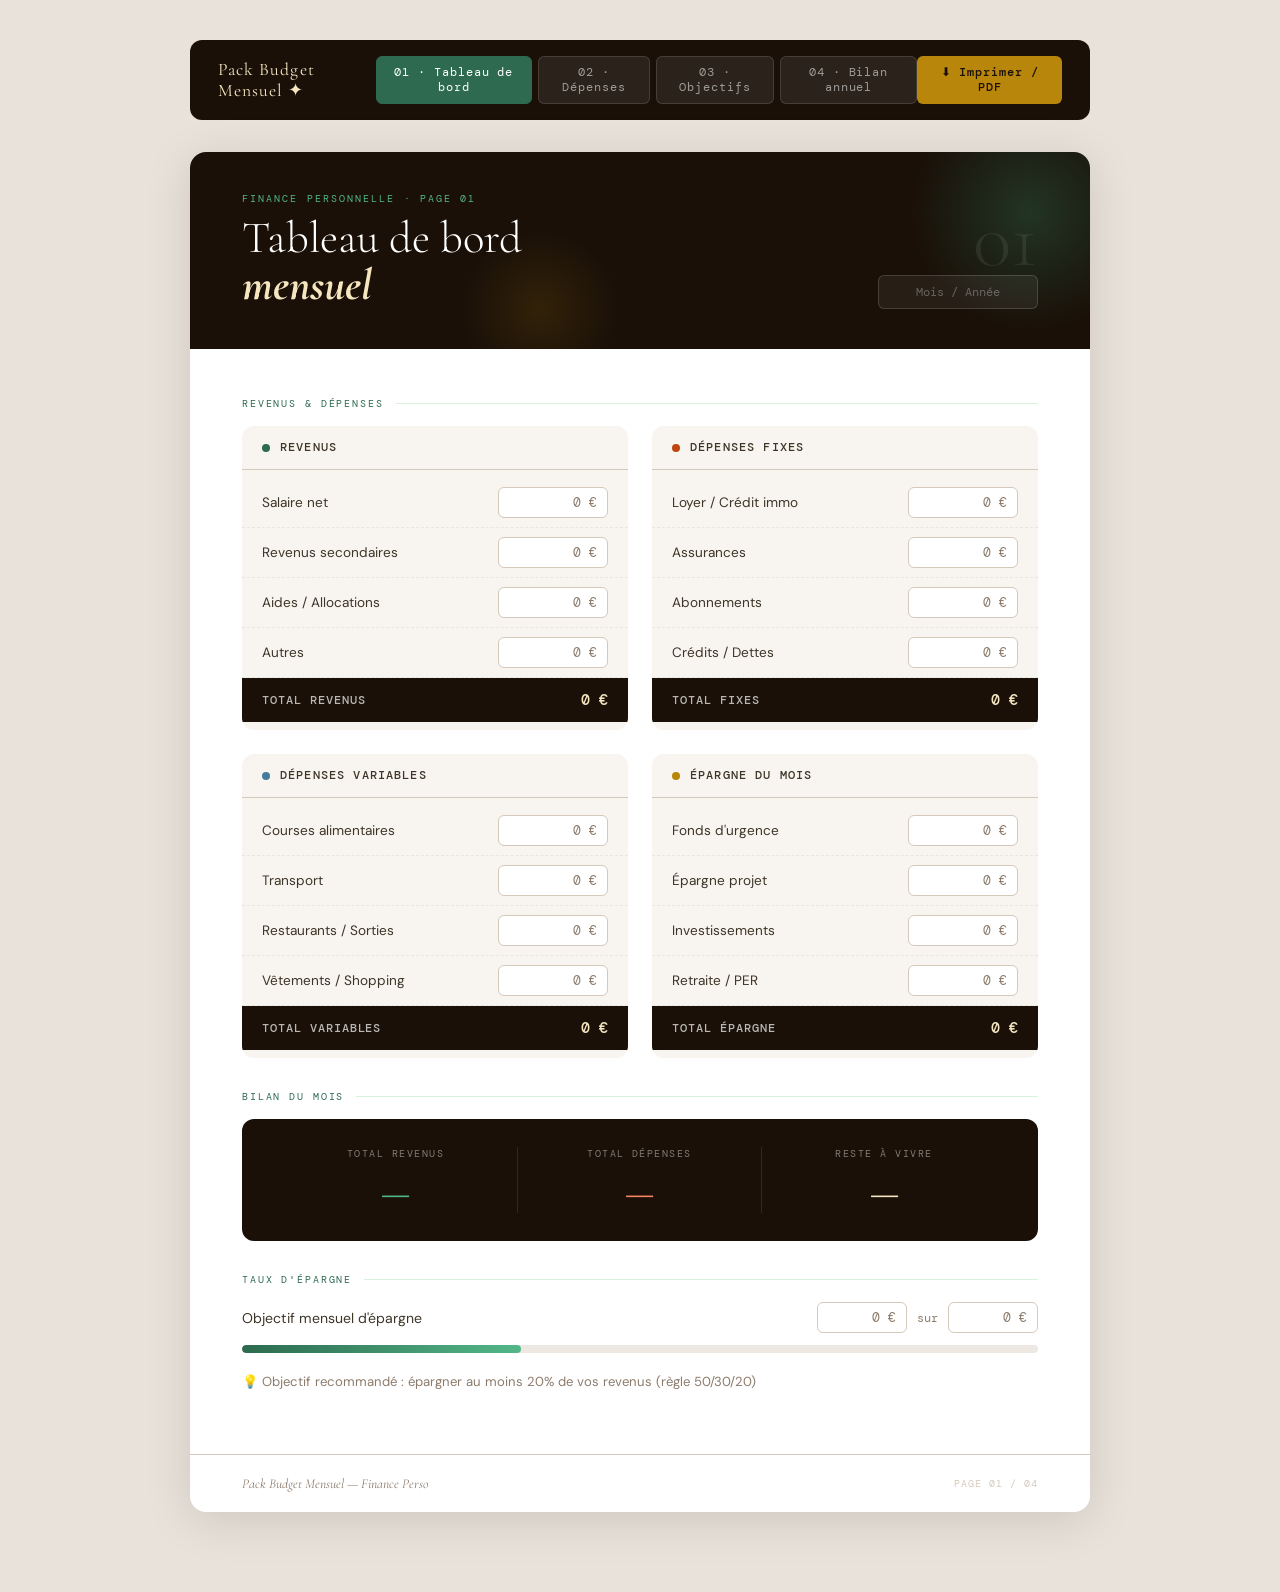
<file: pack-budget-mensuel (1).html>
<!DOCTYPE html>
<html lang="fr">
<head>
<meta charset="UTF-8">
<meta name="viewport" content="width=device-width, initial-scale=1.0">
<title>Pack Budget Mensuel — Finance Perso</title>
<link href="https://fonts.googleapis.com/css2?family=Cormorant+Garamond:ital,wght@0,300;0,400;0,600;0,700;1,300;1,400&family=DM+Mono:wght@300;400;500&family=DM+Sans:wght@300;400;500&display=swap" rel="stylesheet">
<style>
* { box-sizing: border-box; margin: 0; padding: 0; }

:root {
  --sage: #2D6A4F;
  --sage-light: #52B788;
  --sage-pale: #D8F3DC;
  --cream: #F8F4EF;
  --cream-dark: #EDE8E1;
  --ink: #1A1008;
  --ink-soft: #3D3528;
  --muted: #8C7B6B;
  --gold: #B8860B;
  --gold-light: #F5E6C0;
  --white: #FFFFFF;
  --rule: #D4C9BB;
}

body {
  background: #E8E2DA;
  font-family: 'DM Sans', sans-serif;
  color: var(--ink);
  padding: 40px 20px;
}

/* ── NAVIGATION ── */
.nav {
  max-width: 900px;
  margin: 0 auto 32px;
  display: flex;
  align-items: center;
  justify-content: space-between;
  background: var(--ink);
  padding: 16px 28px;
  border-radius: 12px;
}
.nav-brand {
  font-family: 'Cormorant Garamond', serif;
  font-size: 1.1rem;
  color: var(--gold-light);
  letter-spacing: .06em;
}
.nav-tabs {
  display: flex;
  gap: 6px;
}
.nav-tab {
  background: rgba(255,255,255,.08);
  border: 1px solid rgba(255,255,255,.12);
  color: rgba(255,255,255,.55);
  font-family: 'DM Mono', monospace;
  font-size: .72rem;
  letter-spacing: .08em;
  padding: 8px 14px;
  border-radius: 6px;
  cursor: pointer;
  transition: all .2s;
}
.nav-tab:hover { background: rgba(255,255,255,.14); color: #fff; }
.nav-tab.active {
  background: var(--sage);
  border-color: var(--sage);
  color: #fff;
}
.print-btn {
  background: var(--gold);
  color: var(--ink);
  border: none;
  font-family: 'DM Mono', monospace;
  font-size: .72rem;
  font-weight: 500;
  letter-spacing: .08em;
  padding: 9px 18px;
  border-radius: 6px;
  cursor: pointer;
  transition: opacity .2s;
}
.print-btn:hover { opacity: .85; }

/* ── PAGE CONTAINER ── */
.page {
  max-width: 900px;
  margin: 0 auto 40px;
  background: var(--white);
  border-radius: 16px;
  overflow: hidden;
  box-shadow: 0 8px 48px rgba(0,0,0,.12);
  display: none;
  animation: fadeIn .4s ease;
}
.page.active { display: block; }

@keyframes fadeIn {
  from { opacity: 0; transform: translateY(12px); }
  to   { opacity: 1; transform: translateY(0); }
}

/* ── PAGE HEADER ── */
.page-header {
  background: var(--ink);
  padding: 40px 52px;
  display: flex;
  align-items: flex-end;
  justify-content: space-between;
  position: relative;
  overflow: hidden;
}
.page-header::before {
  content: '';
  position: absolute;
  top: -60px; right: -60px;
  width: 240px; height: 240px;
  border-radius: 50%;
  background: radial-gradient(circle, rgba(45,106,79,.4) 0%, transparent 70%);
}
.page-header::after {
  content: '';
  position: absolute;
  bottom: -40px; left: 30%;
  width: 160px; height: 160px;
  border-radius: 50%;
  background: radial-gradient(circle, rgba(184,134,11,.15) 0%, transparent 70%);
}
.header-left { position: relative; z-index: 2; }
.page-eyebrow {
  font-family: 'DM Mono', monospace;
  font-size: .65rem;
  letter-spacing: .2em;
  text-transform: uppercase;
  color: var(--sage-light);
  margin-bottom: 10px;
}
.page-title {
  font-family: 'Cormorant Garamond', serif;
  font-size: 2.8rem;
  font-weight: 300;
  color: var(--white);
  line-height: 1.05;
}
.page-title strong {
  font-weight: 700;
  color: var(--gold-light);
  font-style: italic;
}
.header-right {
  position: relative;
  z-index: 2;
  text-align: right;
}
.page-num {
  font-family: 'Cormorant Garamond', serif;
  font-size: 5rem;
  font-weight: 300;
  color: rgba(255,255,255,.08);
  line-height: 1;
}
.month-field {
  background: rgba(255,255,255,.06);
  border: 1px solid rgba(255,255,255,.15);
  color: rgba(255,255,255,.7);
  font-family: 'DM Mono', monospace;
  font-size: .78rem;
  padding: 8px 16px;
  border-radius: 6px;
  text-align: center;
  outline: none;
  width: 160px;
  margin-top: -16px;
}
.month-field::placeholder { color: rgba(255,255,255,.3); }

/* ── PAGE BODY ── */
.page-body { padding: 48px 52px 52px; }

/* ── SECTION TITLES ── */
.section-title {
  font-family: 'DM Mono', monospace;
  font-size: .65rem;
  letter-spacing: .18em;
  text-transform: uppercase;
  color: var(--sage);
  margin-bottom: 16px;
  display: flex;
  align-items: center;
  gap: 12px;
}
.section-title::after {
  content: '';
  flex: 1;
  height: 1px;
  background: var(--sage-pale);
}

/* ── BUDGET TABLE ── */
.budget-grid {
  display: grid;
  grid-template-columns: 1fr 1fr;
  gap: 24px;
  margin-bottom: 32px;
}
.budget-block {
  background: var(--cream);
  border-radius: 12px;
  overflow: hidden;
}
.block-header {
  padding: 14px 20px;
  display: flex;
  align-items: center;
  gap: 10px;
  border-bottom: 1px solid var(--rule);
}
.block-dot {
  width: 8px; height: 8px;
  border-radius: 50%;
}
.dot-green { background: var(--sage); }
.dot-red { background: #C1440E; }
.dot-blue { background: #457B9D; }
.dot-gold { background: var(--gold); }
.block-label {
  font-family: 'DM Mono', monospace;
  font-size: .72rem;
  letter-spacing: .1em;
  text-transform: uppercase;
  color: var(--ink-soft);
  font-weight: 500;
}
.block-rows { padding: 8px 0; }
.row {
  display: flex;
  align-items: center;
  padding: 9px 20px;
  gap: 12px;
  border-bottom: 1px dashed rgba(0,0,0,.06);
  transition: background .15s;
}
.row:last-child { border-bottom: none; }
.row:hover { background: rgba(0,0,0,.025); }
.row-label {
  flex: 1;
  font-size: .85rem;
  color: var(--ink-soft);
}
.row-input {
  width: 110px;
  background: var(--white);
  border: 1.5px solid var(--rule);
  border-radius: 6px;
  padding: 6px 10px;
  font-family: 'DM Mono', monospace;
  font-size: .82rem;
  color: var(--ink);
  text-align: right;
  outline: none;
  transition: border-color .2s;
}
.row-input:focus { border-color: var(--sage); }
.row-input::placeholder { color: var(--muted); }
.row.total-row {
  background: var(--ink);
  padding: 12px 20px;
}
.row.total-row .row-label {
  color: rgba(255,255,255,.7);
  font-weight: 500;
  font-family: 'DM Mono', monospace;
  font-size: .75rem;
  letter-spacing: .08em;
  text-transform: uppercase;
}
.row.total-row .total-val {
  font-family: 'DM Mono', monospace;
  font-size: .95rem;
  font-weight: 500;
  color: var(--gold-light);
}

/* ── BILAN CARD ── */
.bilan-card {
  background: var(--ink);
  border-radius: 12px;
  padding: 28px 32px;
  display: grid;
  grid-template-columns: repeat(3, 1fr);
  gap: 0;
  margin-bottom: 32px;
}
.bilan-item {
  text-align: center;
  padding: 0 24px;
  border-right: 1px solid rgba(255,255,255,.1);
}
.bilan-item:last-child { border-right: none; }
.bilan-item-label {
  font-family: 'DM Mono', monospace;
  font-size: .62rem;
  letter-spacing: .15em;
  text-transform: uppercase;
  color: rgba(255,255,255,.45);
  margin-bottom: 10px;
}
.bilan-item-val {
  font-family: 'Cormorant Garamond', serif;
  font-size: 2.2rem;
  font-weight: 600;
  color: var(--gold-light);
}
.bilan-item-val.green { color: var(--sage-light); }
.bilan-item-val.red { color: #F4845F; }

/* ── ÉPARGNE PROGRESS ── */
.epargne-section { margin-bottom: 0; }
.epargne-row {
  display: flex;
  align-items: center;
  gap: 20px;
  margin-bottom: 12px;
}
.epargne-label { font-size: .88rem; color: var(--ink-soft); flex: 1; }
.epargne-inputs { display: flex; gap: 10px; align-items: center; }
.epargne-inputs span {
  font-family: 'DM Mono', monospace;
  font-size: .75rem;
  color: var(--muted);
}
.progress-bar {
  height: 8px;
  background: var(--cream-dark);
  border-radius: 100px;
  overflow: hidden;
  margin-bottom: 20px;
}
.progress-fill {
  height: 100%;
  background: linear-gradient(90deg, var(--sage) 0%, var(--sage-light) 100%);
  border-radius: 100px;
  width: 0%;
  transition: width .6s ease;
}

/* ── PAGE 2 — SUIVI DÉPENSES ── */
.week-grid {
  display: grid;
  grid-template-columns: repeat(2, 1fr);
  gap: 20px;
  margin-bottom: 32px;
}
.week-card {
  border: 1.5px solid var(--rule);
  border-radius: 12px;
  overflow: hidden;
}
.week-header {
  background: var(--cream);
  padding: 12px 20px;
  display: flex;
  justify-content: space-between;
  align-items: center;
  border-bottom: 1px solid var(--rule);
}
.week-title {
  font-family: 'DM Mono', monospace;
  font-size: .72rem;
  letter-spacing: .1em;
  text-transform: uppercase;
  color: var(--ink-soft);
}
.week-total {
  font-family: 'DM Mono', monospace;
  font-size: .82rem;
  color: var(--sage);
  font-weight: 500;
}
.expense-row {
  display: grid;
  grid-template-columns: 1fr 100px 90px;
  padding: 8px 20px;
  gap: 10px;
  border-bottom: 1px dashed rgba(0,0,0,.06);
  align-items: center;
}
.expense-row:last-child { border-bottom: none; }
.expense-input {
  background: transparent;
  border: none;
  border-bottom: 1px dashed var(--rule);
  font-family: 'DM Sans', sans-serif;
  font-size: .83rem;
  color: var(--ink);
  outline: none;
  padding: 4px 0;
  width: 100%;
}
.expense-input::placeholder { color: var(--muted); font-style: italic; }
.cat-select {
  background: var(--cream);
  border: 1px solid var(--rule);
  border-radius: 4px;
  font-family: 'DM Sans', sans-serif;
  font-size: .75rem;
  color: var(--ink-soft);
  padding: 4px 8px;
  outline: none;
  width: 100%;
}
.amount-input {
  background: transparent;
  border: none;
  border-bottom: 1px dashed var(--rule);
  font-family: 'DM Mono', monospace;
  font-size: .82rem;
  color: var(--ink);
  text-align: right;
  outline: none;
  padding: 4px 0;
  width: 100%;
}

/* ── PAGE 3 — OBJECTIFS ── */
.goals-grid {
  display: grid;
  grid-template-columns: repeat(3, 1fr);
  gap: 20px;
  margin-bottom: 32px;
}
.goal-card {
  border: 1.5px solid var(--rule);
  border-radius: 14px;
  padding: 24px 20px;
  position: relative;
  transition: border-color .2s;
}
.goal-card:hover { border-color: var(--sage); }
.goal-icon-input {
  font-size: 1.8rem;
  margin-bottom: 14px;
  display: block;
  cursor: text;
}
.goal-name-input {
  width: 100%;
  background: transparent;
  border: none;
  border-bottom: 1.5px solid var(--rule);
  font-family: 'Cormorant Garamond', serif;
  font-size: 1.15rem;
  font-weight: 600;
  color: var(--ink);
  outline: none;
  padding-bottom: 6px;
  margin-bottom: 16px;
}
.goal-name-input::placeholder { color: var(--muted); font-weight: 400; }
.goal-field-row {
  display: flex;
  justify-content: space-between;
  margin-bottom: 10px;
}
.goal-field-label {
  font-family: 'DM Mono', monospace;
  font-size: .62rem;
  letter-spacing: .1em;
  text-transform: uppercase;
  color: var(--muted);
}
.goal-field-input {
  background: transparent;
  border: none;
  font-family: 'DM Mono', monospace;
  font-size: .78rem;
  color: var(--sage);
  font-weight: 500;
  text-align: right;
  outline: none;
  width: 80px;
  border-bottom: 1px dashed var(--rule);
}
.goal-progress-bar {
  height: 6px;
  background: var(--cream-dark);
  border-radius: 100px;
  overflow: hidden;
  margin-top: 16px;
}
.goal-progress-fill {
  height: 100%;
  background: linear-gradient(90deg, var(--sage), var(--sage-light));
  border-radius: 100px;
  width: 30%;
}
.goal-deadline {
  font-family: 'DM Mono', monospace;
  font-size: .62rem;
  color: var(--muted);
  margin-top: 8px;
  display: flex;
  align-items: center;
  gap: 6px;
}

/* Motivation section */
.motivation-block {
  background: linear-gradient(135deg, var(--ink) 0%, #2D3A2A 100%);
  border-radius: 14px;
  padding: 36px 40px;
  display: flex;
  align-items: center;
  gap: 40px;
}
.motivation-text {
  flex: 1;
}
.motivation-quote {
  font-family: 'Cormorant Garamond', serif;
  font-size: 1.5rem;
  font-style: italic;
  color: var(--gold-light);
  line-height: 1.4;
  margin-bottom: 12px;
}
.motivation-sub {
  font-size: .82rem;
  color: rgba(255,255,255,.45);
}
.motivation-ring {
  width: 100px;
  height: 100px;
  position: relative;
  flex-shrink: 0;
}
.ring-svg { width: 100%; height: 100%; transform: rotate(-90deg); }
.ring-bg { fill: none; stroke: rgba(255,255,255,.1); stroke-width: 8; }
.ring-fill { fill: none; stroke: var(--sage-light); stroke-width: 8; stroke-linecap: round; stroke-dasharray: 251; stroke-dashoffset: 176; transition: stroke-dashoffset .8s ease; }
.ring-label {
  position: absolute;
  inset: 0;
  display: flex;
  flex-direction: column;
  align-items: center;
  justify-content: center;
}
.ring-pct {
  font-family: 'DM Mono', monospace;
  font-size: 1.4rem;
  font-weight: 500;
  color: #fff;
}
.ring-sub {
  font-size: .55rem;
  color: rgba(255,255,255,.4);
  letter-spacing: .08em;
  text-transform: uppercase;
}

/* ── PAGE 4 — BILAN ANNUEL ── */
.year-grid {
  display: grid;
  grid-template-columns: repeat(4, 1fr);
  gap: 8px;
  margin-bottom: 32px;
}
.month-cell {
  border: 1.5px solid var(--rule);
  border-radius: 10px;
  padding: 14px 14px 12px;
  transition: border-color .2s, background .2s;
  cursor: pointer;
}
.month-cell:hover { border-color: var(--sage); background: var(--sage-pale); }
.month-cell.filled { border-color: var(--sage); background: var(--sage-pale); }
.month-name {
  font-family: 'DM Mono', monospace;
  font-size: .65rem;
  letter-spacing: .1em;
  text-transform: uppercase;
  color: var(--muted);
  margin-bottom: 10px;
}
.month-revenus-input, .month-depenses-input, .month-epargne-input {
  width: 100%;
  background: transparent;
  border: none;
  border-bottom: 1px dashed rgba(0,0,0,.1);
  font-family: 'DM Mono', monospace;
  font-size: .72rem;
  color: var(--ink);
  outline: none;
  padding: 3px 0;
  margin-bottom: 4px;
  text-align: right;
}
.month-revenus-input::placeholder { color: rgba(45,106,79,.4); font-size: .65rem; }
.month-depenses-input::placeholder { color: rgba(193,68,14,.3); font-size: .65rem; }
.month-epargne-input::placeholder { color: rgba(184,134,11,.35); font-size: .65rem; }

.annual-summary {
  background: var(--cream);
  border-radius: 14px;
  padding: 32px 36px;
  display: grid;
  grid-template-columns: repeat(4, 1fr);
  gap: 24px;
  text-align: center;
}
.summary-val {
  font-family: 'Cormorant Garamond', serif;
  font-size: 2rem;
  font-weight: 700;
  color: var(--ink);
  margin-bottom: 4px;
}
.summary-label {
  font-family: 'DM Mono', monospace;
  font-size: .62rem;
  letter-spacing: .12em;
  text-transform: uppercase;
  color: var(--muted);
}

/* ── FOOTER ── */
.page-footer {
  border-top: 1px solid var(--rule);
  padding: 20px 52px;
  display: flex;
  justify-content: space-between;
  align-items: center;
}
.footer-brand {
  font-family: 'Cormorant Garamond', serif;
  font-size: .85rem;
  color: var(--muted);
  font-style: italic;
}
.footer-page {
  font-family: 'DM Mono', monospace;
  font-size: .65rem;
  color: var(--rule);
  letter-spacing: .1em;
}

/* ── PRINT ── */
@media print {
  body { background: white; padding: 0; }
  .nav { display: none; }
  .page { display: block !important; box-shadow: none; border-radius: 0; margin: 0; page-break-after: always; }
  .page:last-child { page-break-after: auto; }
}

@media (max-width: 700px) {
  .budget-grid, .week-grid, .goals-grid, .year-grid { grid-template-columns: 1fr; }
  .bilan-card { grid-template-columns: 1fr; gap: 16px; }
  .page-header { flex-direction: column; gap: 20px; padding: 28px 24px; }
  .page-body { padding: 28px 24px; }
  .nav { flex-direction: column; gap: 12px; }
  .nav-tabs { flex-wrap: wrap; justify-content: center; }
  .annual-summary { grid-template-columns: repeat(2,1fr); }
}
</style>
</head>
<body>

<!-- ── NAVIGATION ── -->
<nav class="nav">
  <div class="nav-brand">Pack Budget Mensuel ✦</div>
  <div class="nav-tabs">
    <button class="nav-tab active" onclick="showPage(0)">01 · Tableau de bord</button>
    <button class="nav-tab" onclick="showPage(1)">02 · Dépenses</button>
    <button class="nav-tab" onclick="showPage(2)">03 · Objectifs</button>
    <button class="nav-tab" onclick="showPage(3)">04 · Bilan annuel</button>
  </div>
  <button class="print-btn" onclick="window.print()">⬇ Imprimer / PDF</button>
</nav>

<!-- ══════════════════════════════════════
     PAGE 1 — TABLEAU DE BORD MENSUEL
══════════════════════════════════════ -->
<div class="page active" id="page-0">
  <div class="page-header">
    <div class="header-left">
      <div class="page-eyebrow">Finance Personnelle · Page 01</div>
      <div class="page-title">Tableau de bord<br><strong>mensuel</strong></div>
    </div>
    <div class="header-right">
      <div class="page-num">01</div>
      <input class="month-field" type="text" placeholder="Mois / Année">
    </div>
  </div>

  <div class="page-body">

    <div class="section-title">Revenus & Dépenses</div>
    <div class="budget-grid">

      <!-- REVENUS -->
      <div class="budget-block">
        <div class="block-header">
          <div class="block-dot dot-green"></div>
          <div class="block-label">Revenus</div>
        </div>
        <div class="block-rows">
          <div class="row"><span class="row-label">Salaire net</span><input class="row-input" type="text" placeholder="0 €"></div>
          <div class="row"><span class="row-label">Revenus secondaires</span><input class="row-input" type="text" placeholder="0 €"></div>
          <div class="row"><span class="row-label">Aides / Allocations</span><input class="row-input" type="text" placeholder="0 €"></div>
          <div class="row"><span class="row-label">Autres</span><input class="row-input" type="text" placeholder="0 €"></div>
          <div class="row total-row"><span class="row-label">Total revenus</span><span class="total-val" id="total-revenus">0 €</span></div>
        </div>
      </div>

      <!-- DÉPENSES FIXES -->
      <div class="budget-block">
        <div class="block-header">
          <div class="block-dot dot-red"></div>
          <div class="block-label">Dépenses fixes</div>
        </div>
        <div class="block-rows">
          <div class="row"><span class="row-label">Loyer / Crédit immo</span><input class="row-input" type="text" placeholder="0 €"></div>
          <div class="row"><span class="row-label">Assurances</span><input class="row-input" type="text" placeholder="0 €"></div>
          <div class="row"><span class="row-label">Abonnements</span><input class="row-input" type="text" placeholder="0 €"></div>
          <div class="row"><span class="row-label">Crédits / Dettes</span><input class="row-input" type="text" placeholder="0 €"></div>
          <div class="row total-row"><span class="row-label">Total fixes</span><span class="total-val">0 €</span></div>
        </div>
      </div>

      <!-- DÉPENSES VARIABLES -->
      <div class="budget-block">
        <div class="block-header">
          <div class="block-dot dot-blue"></div>
          <div class="block-label">Dépenses variables</div>
        </div>
        <div class="block-rows">
          <div class="row"><span class="row-label">Courses alimentaires</span><input class="row-input" type="text" placeholder="0 €"></div>
          <div class="row"><span class="row-label">Transport</span><input class="row-input" type="text" placeholder="0 €"></div>
          <div class="row"><span class="row-label">Restaurants / Sorties</span><input class="row-input" type="text" placeholder="0 €"></div>
          <div class="row"><span class="row-label">Vêtements / Shopping</span><input class="row-input" type="text" placeholder="0 €"></div>
          <div class="row total-row"><span class="row-label">Total variables</span><span class="total-val">0 €</span></div>
        </div>
      </div>

      <!-- ÉPARGNE -->
      <div class="budget-block">
        <div class="block-header">
          <div class="block-dot dot-gold"></div>
          <div class="block-label">Épargne du mois</div>
        </div>
        <div class="block-rows">
          <div class="row"><span class="row-label">Fonds d'urgence</span><input class="row-input" type="text" placeholder="0 €"></div>
          <div class="row"><span class="row-label">Épargne projet</span><input class="row-input" type="text" placeholder="0 €"></div>
          <div class="row"><span class="row-label">Investissements</span><input class="row-input" type="text" placeholder="0 €"></div>
          <div class="row"><span class="row-label">Retraite / PER</span><input class="row-input" type="text" placeholder="0 €"></div>
          <div class="row total-row"><span class="row-label">Total épargne</span><span class="total-val">0 €</span></div>
        </div>
      </div>

    </div>

    <!-- BILAN -->
    <div class="section-title">Bilan du mois</div>
    <div class="bilan-card">
      <div class="bilan-item">
        <div class="bilan-item-label">Total Revenus</div>
        <div class="bilan-item-val green">—</div>
      </div>
      <div class="bilan-item">
        <div class="bilan-item-label">Total Dépenses</div>
        <div class="bilan-item-val red">—</div>
      </div>
      <div class="bilan-item">
        <div class="bilan-item-label">Reste à vivre</div>
        <div class="bilan-item-val">—</div>
      </div>
    </div>

    <!-- TAUX ÉPARGNE -->
    <div class="section-title">Taux d'épargne</div>
    <div class="epargne-section">
      <div class="epargne-row">
        <span class="epargne-label">Objectif mensuel d'épargne</span>
        <div class="epargne-inputs">
          <input class="row-input" style="width:90px" type="text" placeholder="0 €">
          <span>sur</span>
          <input class="row-input" style="width:90px" type="text" placeholder="0 €">
        </div>
      </div>
      <div class="progress-bar"><div class="progress-fill" style="width:35%"></div></div>
      <div class="epargne-row">
        <span class="epargne-label" style="font-size:.82rem;color:var(--muted)">💡 Objectif recommandé : épargner au moins 20% de vos revenus (règle 50/30/20)</span>
      </div>
    </div>

  </div>
  <div class="page-footer">
    <span class="footer-brand">Pack Budget Mensuel — Finance Perso</span>
    <span class="footer-page">PAGE 01 / 04</span>
  </div>
</div>


<!-- ══════════════════════════════════════
     PAGE 2 — SUIVI DES DÉPENSES
══════════════════════════════════════ -->
<div class="page" id="page-1">
  <div class="page-header">
    <div class="header-left">
      <div class="page-eyebrow">Finance Personnelle · Page 02</div>
      <div class="page-title">Suivi des<br><strong>dépenses</strong></div>
    </div>
    <div class="header-right">
      <div class="page-num">02</div>
      <input class="month-field" type="text" placeholder="Mois / Année">
    </div>
  </div>

  <div class="page-body">
    <div class="section-title">Dépenses semaine par semaine</div>
    <div class="week-grid">

      <!-- SEMAINE 1 -->
      <div class="week-card">
        <div class="week-header">
          <span class="week-title">Semaine 1</span>
          <span class="week-total">Total : 0 €</span>
        </div>
        <div class="expense-row" style="background:var(--cream);font-family:'DM Mono',monospace;font-size:.62rem;letter-spacing:.08em;color:var(--muted)">
          <span>DESCRIPTION</span><span>CATÉGORIE</span><span style="text-align:right">MONTANT</span>
        </div>
        <div class="expense-row"><input class="expense-input" placeholder="Ex : Courses Lidl…"><select class="cat-select"><option>🛒 Courses</option><option>🚗 Transport</option><option>🍽️ Resto</option><option>🎬 Loisirs</option><option>👗 Shopping</option><option>💊 Santé</option><option>📦 Autre</option></select><input class="amount-input" placeholder="0 €"></div>
        <div class="expense-row"><input class="expense-input" placeholder=""><select class="cat-select"><option>🛒 Courses</option><option>🚗 Transport</option><option>🍽️ Resto</option><option>🎬 Loisirs</option><option>👗 Shopping</option><option>💊 Santé</option><option>📦 Autre</option></select><input class="amount-input" placeholder="0 €"></div>
        <div class="expense-row"><input class="expense-input" placeholder=""><select class="cat-select"><option>🛒 Courses</option><option>🚗 Transport</option><option>🍽️ Resto</option><option>🎬 Loisirs</option><option>👗 Shopping</option><option>💊 Santé</option><option>📦 Autre</option></select><input class="amount-input" placeholder="0 €"></div>
        <div class="expense-row"><input class="expense-input" placeholder=""><select class="cat-select"><option>🛒 Courses</option><option>🚗 Transport</option><option>🍽️ Resto</option><option>🎬 Loisirs</option><option>👗 Shopping</option><option>💊 Santé</option><option>📦 Autre</option></select><input class="amount-input" placeholder="0 €"></div>
        <div class="expense-row"><input class="expense-input" placeholder=""><select class="cat-select"><option>🛒 Courses</option><option>🚗 Transport</option><option>🍽️ Resto</option><option>🎬 Loisirs</option><option>👗 Shopping</option><option>💊 Santé</option><option>📦 Autre</option></select><input class="amount-input" placeholder="0 €"></div>
      </div>

      <!-- SEMAINE 2 -->
      <div class="week-card">
        <div class="week-header">
          <span class="week-title">Semaine 2</span>
          <span class="week-total">Total : 0 €</span>
        </div>
        <div class="expense-row" style="background:var(--cream);font-family:'DM Mono',monospace;font-size:.62rem;letter-spacing:.08em;color:var(--muted)">
          <span>DESCRIPTION</span><span>CATÉGORIE</span><span style="text-align:right">MONTANT</span>
        </div>
        <div class="expense-row"><input class="expense-input" placeholder=""><select class="cat-select"><option>🛒 Courses</option><option>🚗 Transport</option><option>🍽️ Resto</option><option>🎬 Loisirs</option><option>👗 Shopping</option><option>💊 Santé</option><option>📦 Autre</option></select><input class="amount-input" placeholder="0 €"></div>
        <div class="expense-row"><input class="expense-input" placeholder=""><select class="cat-select"><option>🛒 Courses</option><option>🚗 Transport</option><option>🍽️ Resto</option><option>🎬 Loisirs</option><option>👗 Shopping</option><option>💊 Santé</option><option>📦 Autre</option></select><input class="amount-input" placeholder="0 €"></div>
        <div class="expense-row"><input class="expense-input" placeholder=""><select class="cat-select"><option>🛒 Courses</option><option>🚗 Transport</option><option>🍽️ Resto</option><option>🎬 Loisirs</option><option>👗 Shopping</option><option>💊 Santé</option><option>📦 Autre</option></select><input class="amount-input" placeholder="0 €"></div>
        <div class="expense-row"><input class="expense-input" placeholder=""><select class="cat-select"><option>🛒 Courses</option><option>🚗 Transport</option><option>🍽️ Resto</option><option>🎬 Loisirs</option><option>👗 Shopping</option><option>💊 Santé</option><option>📦 Autre</option></select><input class="amount-input" placeholder="0 €"></div>
        <div class="expense-row"><input class="expense-input" placeholder=""><select class="cat-select"><option>🛒 Courses</option><option>🚗 Transport</option><option>🍽️ Resto</option><option>🎬 Loisirs</option><option>👗 Shopping</option><option>💊 Santé</option><option>📦 Autre</option></select><input class="amount-input" placeholder="0 €"></div>
      </div>

      <!-- SEMAINE 3 -->
      <div class="week-card">
        <div class="week-header">
          <span class="week-title">Semaine 3</span>
          <span class="week-total">Total : 0 €</span>
        </div>
        <div class="expense-row" style="background:var(--cream);font-family:'DM Mono',monospace;font-size:.62rem;letter-spacing:.08em;color:var(--muted)">
          <span>DESCRIPTION</span><span>CATÉGORIE</span><span style="text-align:right">MONTANT</span>
        </div>
        <div class="expense-row"><input class="expense-input" placeholder=""><select class="cat-select"><option>🛒 Courses</option><option>🚗 Transport</option><option>🍽️ Resto</option><option>🎬 Loisirs</option><option>👗 Shopping</option><option>💊 Santé</option><option>📦 Autre</option></select><input class="amount-input" placeholder="0 €"></div>
        <div class="expense-row"><input class="expense-input" placeholder=""><select class="cat-select"><option>🛒 Courses</option><option>🚗 Transport</option><option>🍽️ Resto</option><option>🎬 Loisirs</option><option>👗 Shopping</option><option>💊 Santé</option><option>📦 Autre</option></select><input class="amount-input" placeholder="0 €"></div>
        <div class="expense-row"><input class="expense-input" placeholder=""><select class="cat-select"><option>🛒 Courses</option><option>🚗 Transport</option><option>🍽️ Resto</option><option>🎬 Loisirs</option><option>👗 Shopping</option><option>💊 Santé</option><option>📦 Autre</option></select><input class="amount-input" placeholder="0 €"></div>
        <div class="expense-row"><input class="expense-input" placeholder=""><select class="cat-select"><option>🛒 Courses</option><option>🚗 Transport</option><option>🍽️ Resto</option><option>🎬 Loisirs</option><option>👗 Shopping</option><option>💊 Santé</option><option>📦 Autre</option></select><input class="amount-input" placeholder="0 €"></div>
        <div class="expense-row"><input class="expense-input" placeholder=""><select class="cat-select"><option>🛒 Courses</option><option>🚗 Transport</option><option>🍽️ Resto</option><option>🎬 Loisirs</option><option>👗 Shopping</option><option>💊 Santé</option><option>📦 Autre</option></select><input class="amount-input" placeholder="0 €"></div>
      </div>

      <!-- SEMAINE 4 -->
      <div class="week-card">
        <div class="week-header">
          <span class="week-title">Semaine 4</span>
          <span class="week-total">Total : 0 €</span>
        </div>
        <div class="expense-row" style="background:var(--cream);font-family:'DM Mono',monospace;font-size:.62rem;letter-spacing:.08em;color:var(--muted)">
          <span>DESCRIPTION</span><span>CATÉGORIE</span><span style="text-align:right">MONTANT</span>
        </div>
        <div class="expense-row"><input class="expense-input" placeholder=""><select class="cat-select"><option>🛒 Courses</option><option>🚗 Transport</option><option>🍽️ Resto</option><option>🎬 Loisirs</option><option>👗 Shopping</option><option>💊 Santé</option><option>📦 Autre</option></select><input class="amount-input" placeholder="0 €"></div>
        <div class="expense-row"><input class="expense-input" placeholder=""><select class="cat-select"><option>🛒 Courses</option><option>🚗 Transport</option><option>🍽️ Resto</option><option>🎬 Loisirs</option><option>👗 Shopping</option><option>💊 Santé</option><option>📦 Autre</option></select><input class="amount-input" placeholder="0 €"></div>
        <div class="expense-row"><input class="expense-input" placeholder=""><select class="cat-select"><option>🛒 Courses</option><option>🚗 Transport</option><option>🍽️ Resto</option><option>🎬 Loisirs</option><option>👗 Shopping</option><option>💊 Santé</option><option>📦 Autre</option></select><input class="amount-input" placeholder="0 €"></div>
        <div class="expense-row"><input class="expense-input" placeholder=""><select class="cat-select"><option>🛒 Courses</option><option>🚗 Transport</option><option>🍽️ Resto</option><option>🎬 Loisirs</option><option>👗 Shopping</option><option>💊 Santé</option><option>📦 Autre</option></select><input class="amount-input" placeholder="0 €"></div>
        <div class="expense-row"><input class="expense-input" placeholder=""><select class="cat-select"><option>🛒 Courses</option><option>🚗 Transport</option><option>🍽️ Resto</option><option>🎬 Loisirs</option><option>👗 Shopping</option><option>💊 Santé</option><option>📦 Autre</option></select><input class="amount-input" placeholder="0 €"></div>
      </div>

    </div>
  </div>
  <div class="page-footer">
    <span class="footer-brand">Pack Budget Mensuel — Finance Perso</span>
    <span class="footer-page">PAGE 02 / 04</span>
  </div>
</div>


<!-- ══════════════════════════════════════
     PAGE 3 — OBJECTIFS FINANCIERS
══════════════════════════════════════ -->
<div class="page" id="page-2">
  <div class="page-header">
    <div class="header-left">
      <div class="page-eyebrow">Finance Personnelle · Page 03</div>
      <div class="page-title">Objectifs<br><strong>financiers</strong></div>
    </div>
    <div class="header-right">
      <div class="page-num">03</div>
      <input class="month-field" type="text" placeholder="Année">
    </div>
  </div>

  <div class="page-body">
    <div class="section-title">Mes 6 objectifs de l'année</div>
    <div class="goals-grid">

      <div class="goal-card">
        <span class="goal-icon-input">🏠</span>
        <input class="goal-name-input" placeholder="Nom de l'objectif…" value="Fonds d'urgence">
        <div class="goal-field-row"><span class="goal-field-label">Objectif</span><input class="goal-field-input" placeholder="5 000 €"></div>
        <div class="goal-field-row"><span class="goal-field-label">Atteint</span><input class="goal-field-input" placeholder="1 200 €"></div>
        <div class="goal-progress-bar"><div class="goal-progress-fill" style="width:24%"></div></div>
        <div class="goal-deadline">🗓 Échéance : <input style="background:transparent;border:none;border-bottom:1px dashed var(--rule);font-family:'DM Mono',monospace;font-size:.62rem;color:var(--muted);outline:none;width:80px" placeholder="Déc 2025"></div>
      </div>

      <div class="goal-card">
        <span class="goal-icon-input">✈️</span>
        <input class="goal-name-input" placeholder="Nom de l'objectif…" value="Voyage">
        <div class="goal-field-row"><span class="goal-field-label">Objectif</span><input class="goal-field-input" placeholder="2 000 €"></div>
        <div class="goal-field-row"><span class="goal-field-label">Atteint</span><input class="goal-field-input" placeholder="600 €"></div>
        <div class="goal-progress-bar"><div class="goal-progress-fill" style="width:30%"></div></div>
        <div class="goal-deadline">🗓 Échéance : <input style="background:transparent;border:none;border-bottom:1px dashed var(--rule);font-family:'DM Mono',monospace;font-size:.62rem;color:var(--muted);outline:none;width:80px" placeholder="Juil 2025"></div>
      </div>

      <div class="goal-card">
        <span class="goal-icon-input">📈</span>
        <input class="goal-name-input" placeholder="Nom de l'objectif…" value="Investissement">
        <div class="goal-field-row"><span class="goal-field-label">Objectif</span><input class="goal-field-input" placeholder="3 600 €"></div>
        <div class="goal-field-row"><span class="goal-field-label">Atteint</span><input class="goal-field-input" placeholder="900 €"></div>
        <div class="goal-progress-bar"><div class="goal-progress-fill" style="width:25%"></div></div>
        <div class="goal-deadline">🗓 Échéance : <input style="background:transparent;border:none;border-bottom:1px dashed var(--rule);font-family:'DM Mono',monospace;font-size:.62rem;color:var(--muted);outline:none;width:80px" placeholder="Déc 2025"></div>
      </div>

      <div class="goal-card">
        <span class="goal-icon-input">💳</span>
        <input class="goal-name-input" placeholder="Nom de l'objectif…" value="Rembourser dette">
        <div class="goal-field-row"><span class="goal-field-label">Objectif</span><input class="goal-field-input" placeholder="4 000 €"></div>
        <div class="goal-field-row"><span class="goal-field-label">Atteint</span><input class="goal-field-input" placeholder="2 000 €"></div>
        <div class="goal-progress-bar"><div class="goal-progress-fill" style="width:50%"></div></div>
        <div class="goal-deadline">🗓 Échéance : <input style="background:transparent;border:none;border-bottom:1px dashed var(--rule);font-family:'DM Mono',monospace;font-size:.62rem;color:var(--muted);outline:none;width:80px" placeholder="Juin 2025"></div>
      </div>

      <div class="goal-card">
        <span class="goal-icon-input">🎓</span>
        <input class="goal-name-input" placeholder="Nom de l'objectif…">
        <div class="goal-field-row"><span class="goal-field-label">Objectif</span><input class="goal-field-input" placeholder="0 €"></div>
        <div class="goal-field-row"><span class="goal-field-label">Atteint</span><input class="goal-field-input" placeholder="0 €"></div>
        <div class="goal-progress-bar"><div class="goal-progress-fill" style="width:0%"></div></div>
        <div class="goal-deadline">🗓 Échéance : <input style="background:transparent;border:none;border-bottom:1px dashed var(--rule);font-family:'DM Mono',monospace;font-size:.62rem;color:var(--muted);outline:none;width:80px" placeholder="—"></div>
      </div>

      <div class="goal-card">
        <span class="goal-icon-input">⭐</span>
        <input class="goal-name-input" placeholder="Nom de l'objectif…">
        <div class="goal-field-row"><span class="goal-field-label">Objectif</span><input class="goal-field-input" placeholder="0 €"></div>
        <div class="goal-field-row"><span class="goal-field-label">Atteint</span><input class="goal-field-input" placeholder="0 €"></div>
        <div class="goal-progress-bar"><div class="goal-progress-fill" style="width:0%"></div></div>
        <div class="goal-deadline">🗓 Échéance : <input style="background:transparent;border:none;border-bottom:1px dashed var(--rule);font-family:'DM Mono',monospace;font-size:.62rem;color:var(--muted);outline:none;width:80px" placeholder="—"></div>
      </div>

    </div>

    <!-- MOTIVATION -->
    <div class="motivation-block">
      <div class="motivation-text">
        <div class="motivation-quote">"Un budget n'est pas une restriction — c'est la permission de dépenser sans culpabilité."</div>
        <div class="motivation-sub">Chaque euro épargné aujourd'hui est une liberté de demain.</div>
      </div>
      <div class="motivation-ring">
        <svg class="ring-svg" viewBox="0 0 100 100">
          <circle class="ring-bg" cx="50" cy="50" r="40"/>
          <circle class="ring-fill" cx="50" cy="50" r="40"/>
        </svg>
        <div class="ring-label">
          <span class="ring-pct">30%</span>
          <span class="ring-sub">Objectifs</span>
        </div>
      </div>
    </div>

  </div>
  <div class="page-footer">
    <span class="footer-brand">Pack Budget Mensuel — Finance Perso</span>
    <span class="footer-page">PAGE 03 / 04</span>
  </div>
</div>


<!-- ══════════════════════════════════════
     PAGE 4 — BILAN ANNUEL
══════════════════════════════════════ -->
<div class="page" id="page-3">
  <div class="page-header">
    <div class="header-left">
      <div class="page-eyebrow">Finance Personnelle · Page 04</div>
      <div class="page-title">Bilan<br><strong>annuel</strong></div>
    </div>
    <div class="header-right">
      <div class="page-num">04</div>
      <input class="month-field" type="text" placeholder="Année">
    </div>
  </div>

  <div class="page-body">
    <div class="section-title">Vue mois par mois</div>
    <div class="year-grid">
      <div class="month-cell"><div class="month-name">Janvier</div><input class="month-revenus-input" placeholder="+ Revenus"><input class="month-depenses-input" placeholder="− Dépenses"><input class="month-epargne-input" placeholder="✦ Épargne"></div>
      <div class="month-cell"><div class="month-name">Février</div><input class="month-revenus-input" placeholder="+ Revenus"><input class="month-depenses-input" placeholder="− Dépenses"><input class="month-epargne-input" placeholder="✦ Épargne"></div>
      <div class="month-cell"><div class="month-name">Mars</div><input class="month-revenus-input" placeholder="+ Revenus"><input class="month-depenses-input" placeholder="− Dépenses"><input class="month-epargne-input" placeholder="✦ Épargne"></div>
      <div class="month-cell"><div class="month-name">Avril</div><input class="month-revenus-input" placeholder="+ Revenus"><input class="month-depenses-input" placeholder="− Dépenses"><input class="month-epargne-input" placeholder="✦ Épargne"></div>
      <div class="month-cell"><div class="month-name">Mai</div><input class="month-revenus-input" placeholder="+ Revenus"><input class="month-depenses-input" placeholder="− Dépenses"><input class="month-epargne-input" placeholder="✦ Épargne"></div>
      <div class="month-cell"><div class="month-name">Juin</div><input class="month-revenus-input" placeholder="+ Revenus"><input class="month-depenses-input" placeholder="− Dépenses"><input class="month-epargne-input" placeholder="✦ Épargne"></div>
      <div class="month-cell"><div class="month-name">Juillet</div><input class="month-revenus-input" placeholder="+ Revenus"><input class="month-depenses-input" placeholder="− Dépenses"><input class="month-epargne-input" placeholder="✦ Épargne"></div>
      <div class="month-cell"><div class="month-name">Août</div><input class="month-revenus-input" placeholder="+ Revenus"><input class="month-depenses-input" placeholder="− Dépenses"><input class="month-epargne-input" placeholder="✦ Épargne"></div>
      <div class="month-cell"><div class="month-name">Septembre</div><input class="month-revenus-input" placeholder="+ Revenus"><input class="month-depenses-input" placeholder="− Dépenses"><input class="month-epargne-input" placeholder="✦ Épargne"></div>
      <div class="month-cell"><div class="month-name">Octobre</div><input class="month-revenus-input" placeholder="+ Revenus"><input class="month-depenses-input" placeholder="− Dépenses"><input class="month-epargne-input" placeholder="✦ Épargne"></div>
      <div class="month-cell"><div class="month-name">Novembre</div><input class="month-revenus-input" placeholder="+ Revenus"><input class="month-depenses-input" placeholder="− Dépenses"><input class="month-epargne-input" placeholder="✦ Épargne"></div>
      <div class="month-cell"><div class="month-name">Décembre</div><input class="month-revenus-input" placeholder="+ Revenus"><input class="month-depenses-input" placeholder="− Dépenses"><input class="month-epargne-input" placeholder="✦ Épargne"></div>
    </div>

    <div class="section-title">Résumé annuel</div>
    <div class="annual-summary">
      <div>
        <div class="summary-val" style="color:var(--sage)">0 €</div>
        <div class="summary-label">Total Revenus</div>
      </div>
      <div>
        <div class="summary-val" style="color:#C1440E">0 €</div>
        <div class="summary-label">Total Dépenses</div>
      </div>
      <div>
        <div class="summary-val" style="color:var(--gold)">0 €</div>
        <div class="summary-label">Total Épargne</div>
      </div>
      <div>
        <div class="summary-val">0 %</div>
        <div class="summary-label">Taux d'épargne</div>
      </div>
    </div>
  </div>

  <div class="page-footer">
    <span class="footer-brand">Pack Budget Mensuel — Finance Perso</span>
    <span class="footer-page">PAGE 04 / 04</span>
  </div>
</div>

<script>
function showPage(idx) {
  document.querySelectorAll('.page').forEach((p,i) => {
    p.classList.toggle('active', i === idx);
  });
  document.querySelectorAll('.nav-tab').forEach((t,i) => {
    t.classList.toggle('active', i === idx);
  });
}
</script>
</body>
</html>
</file>
